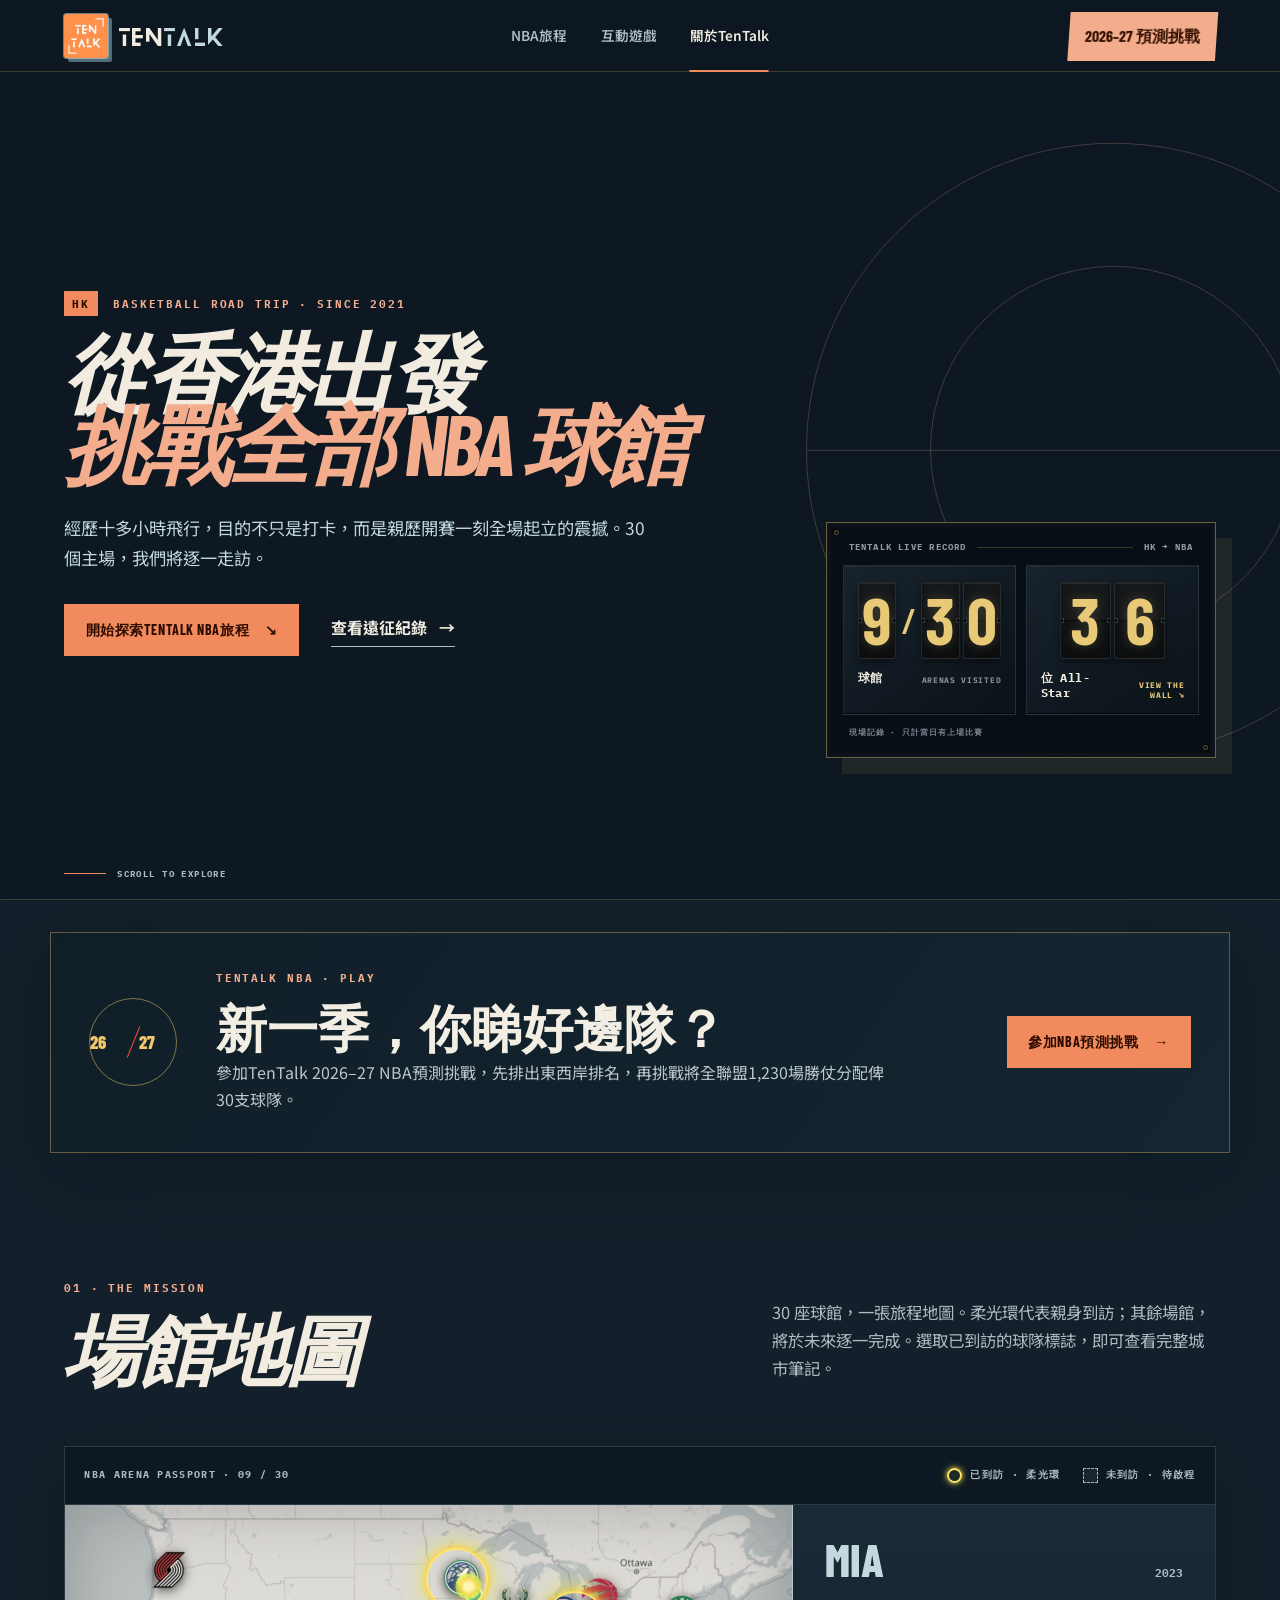
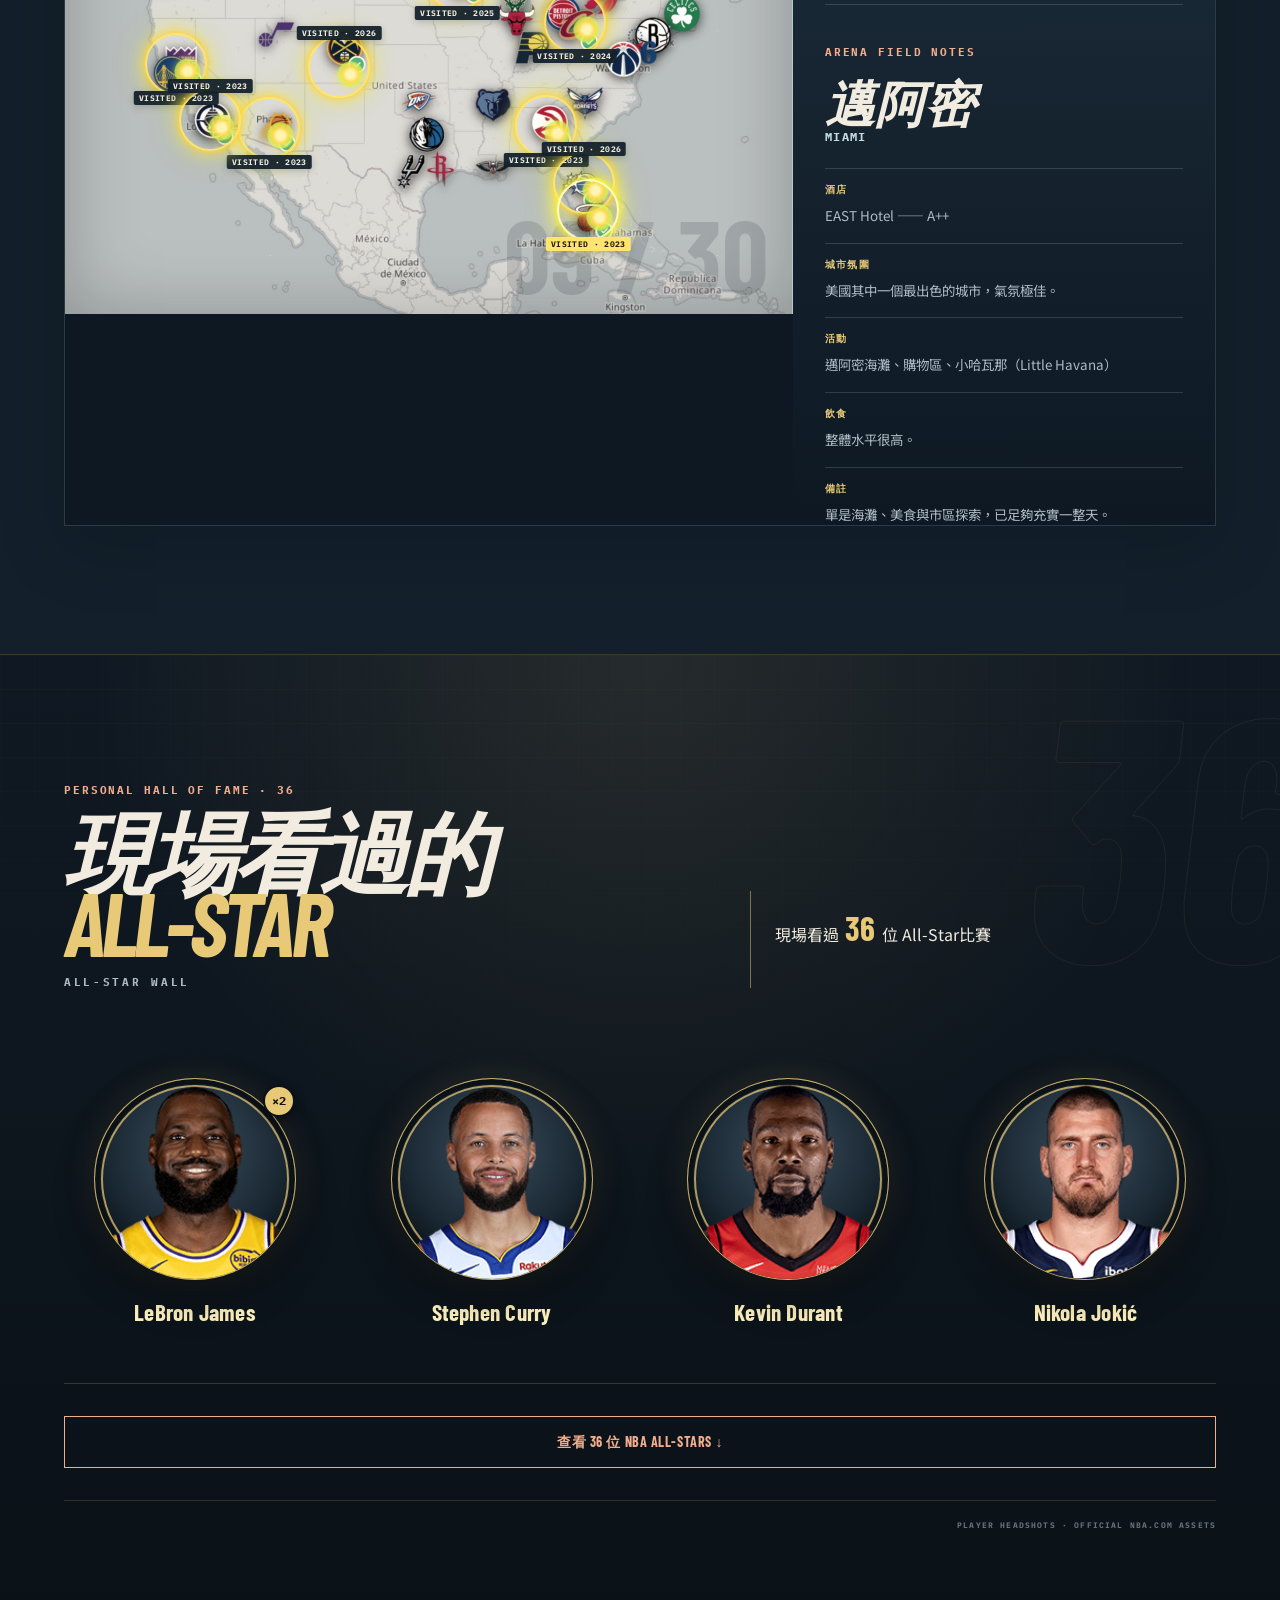
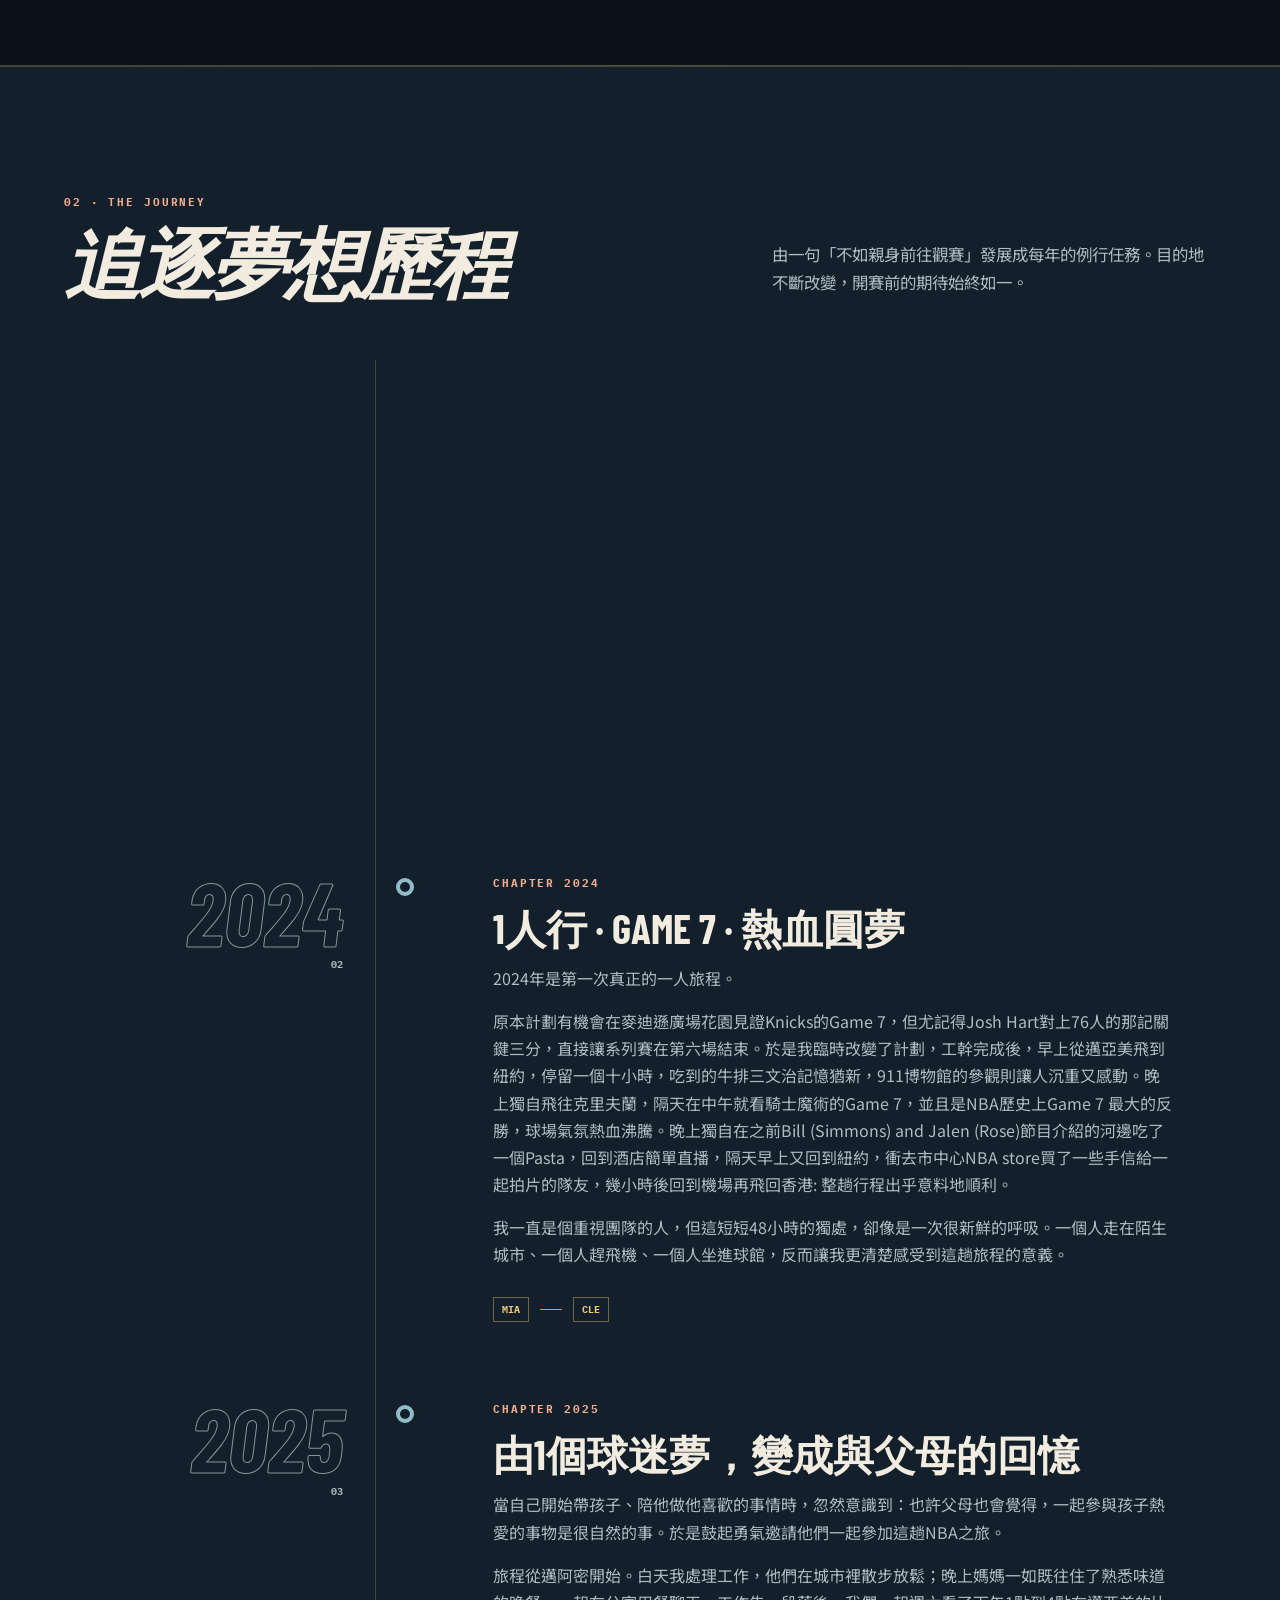
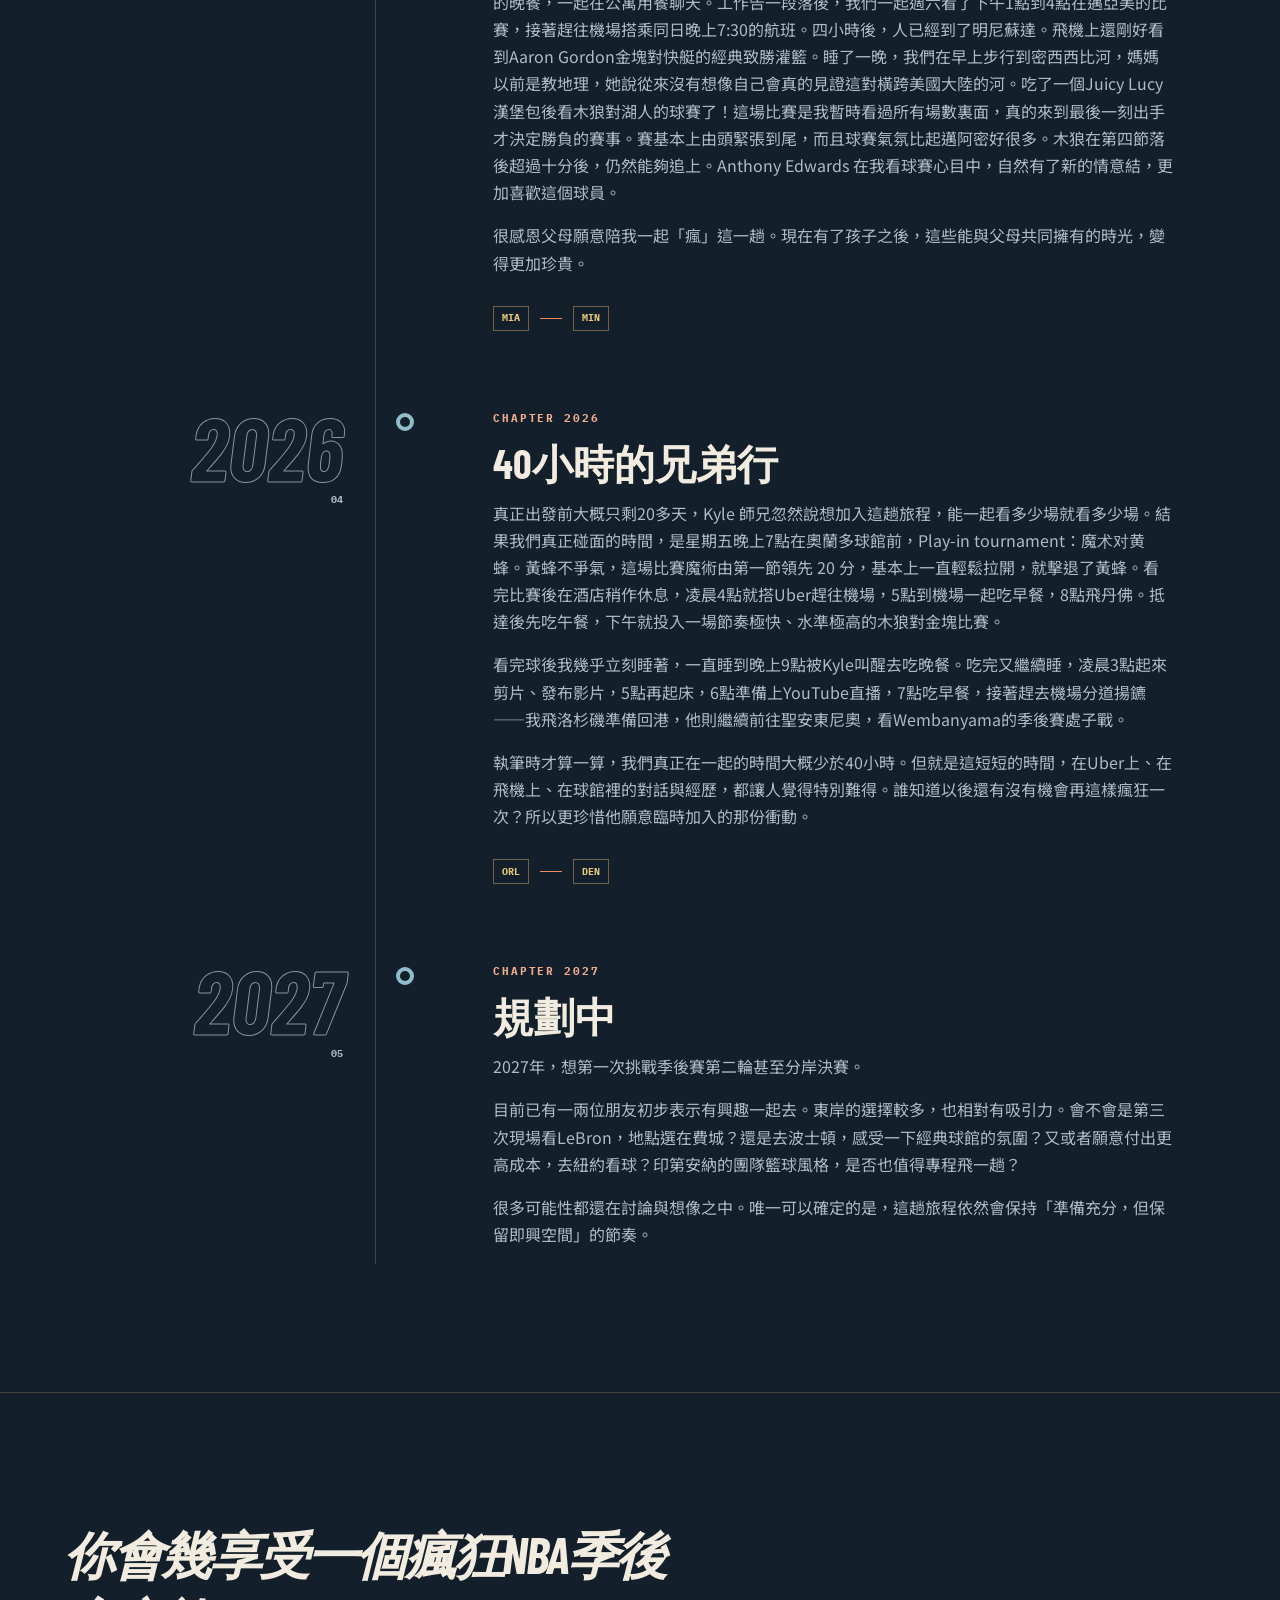
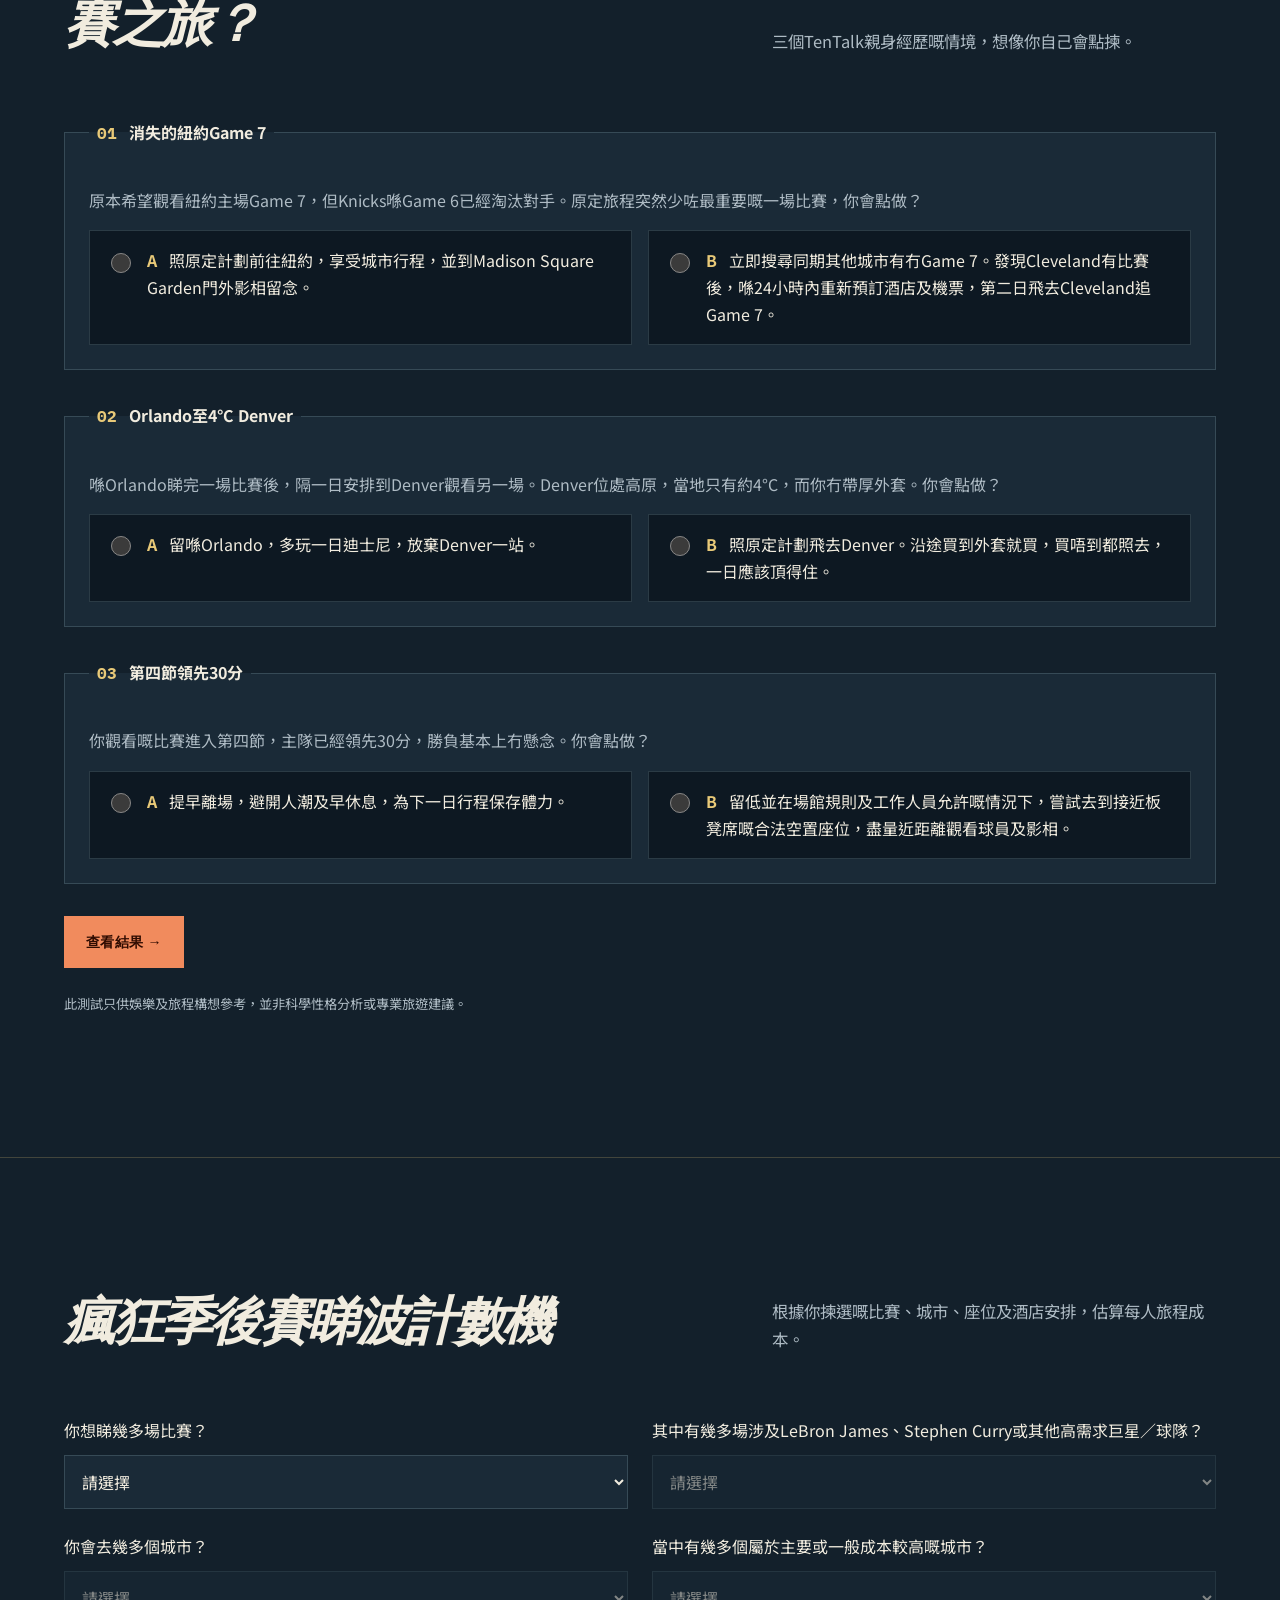
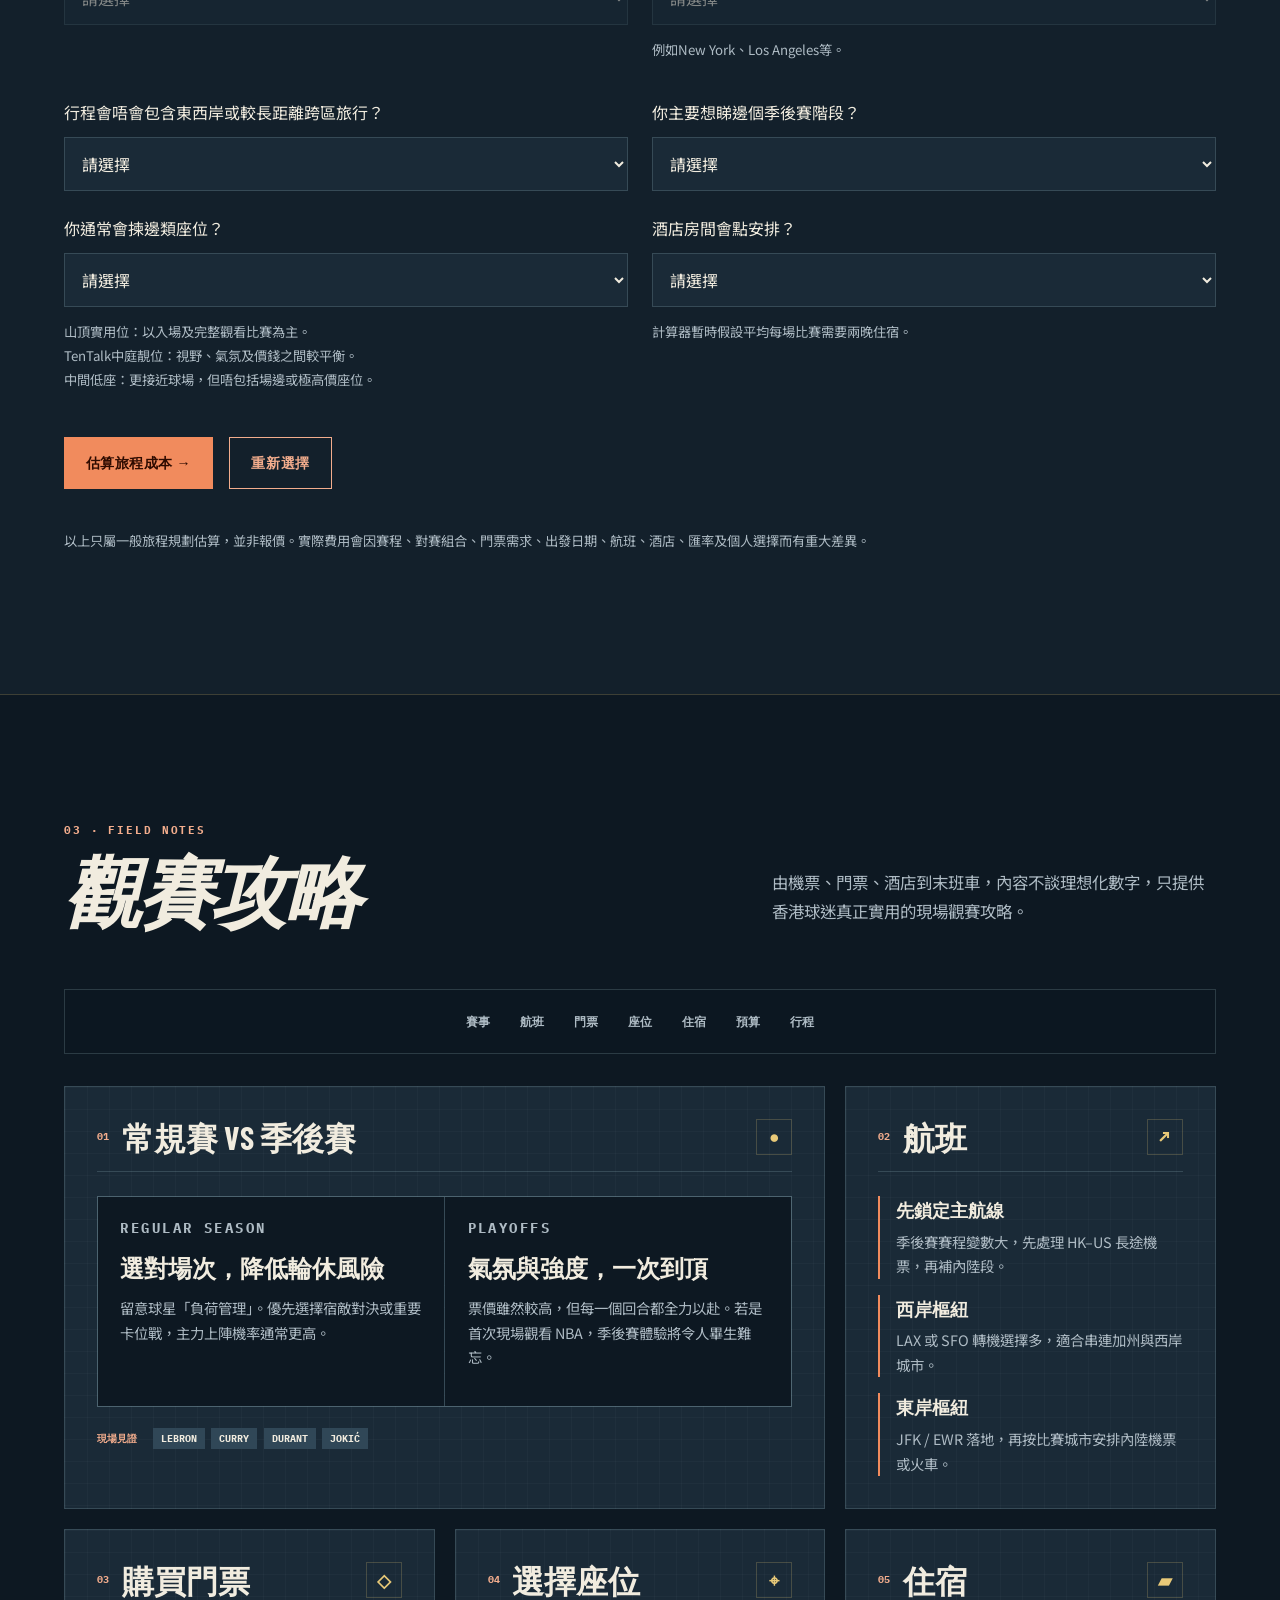
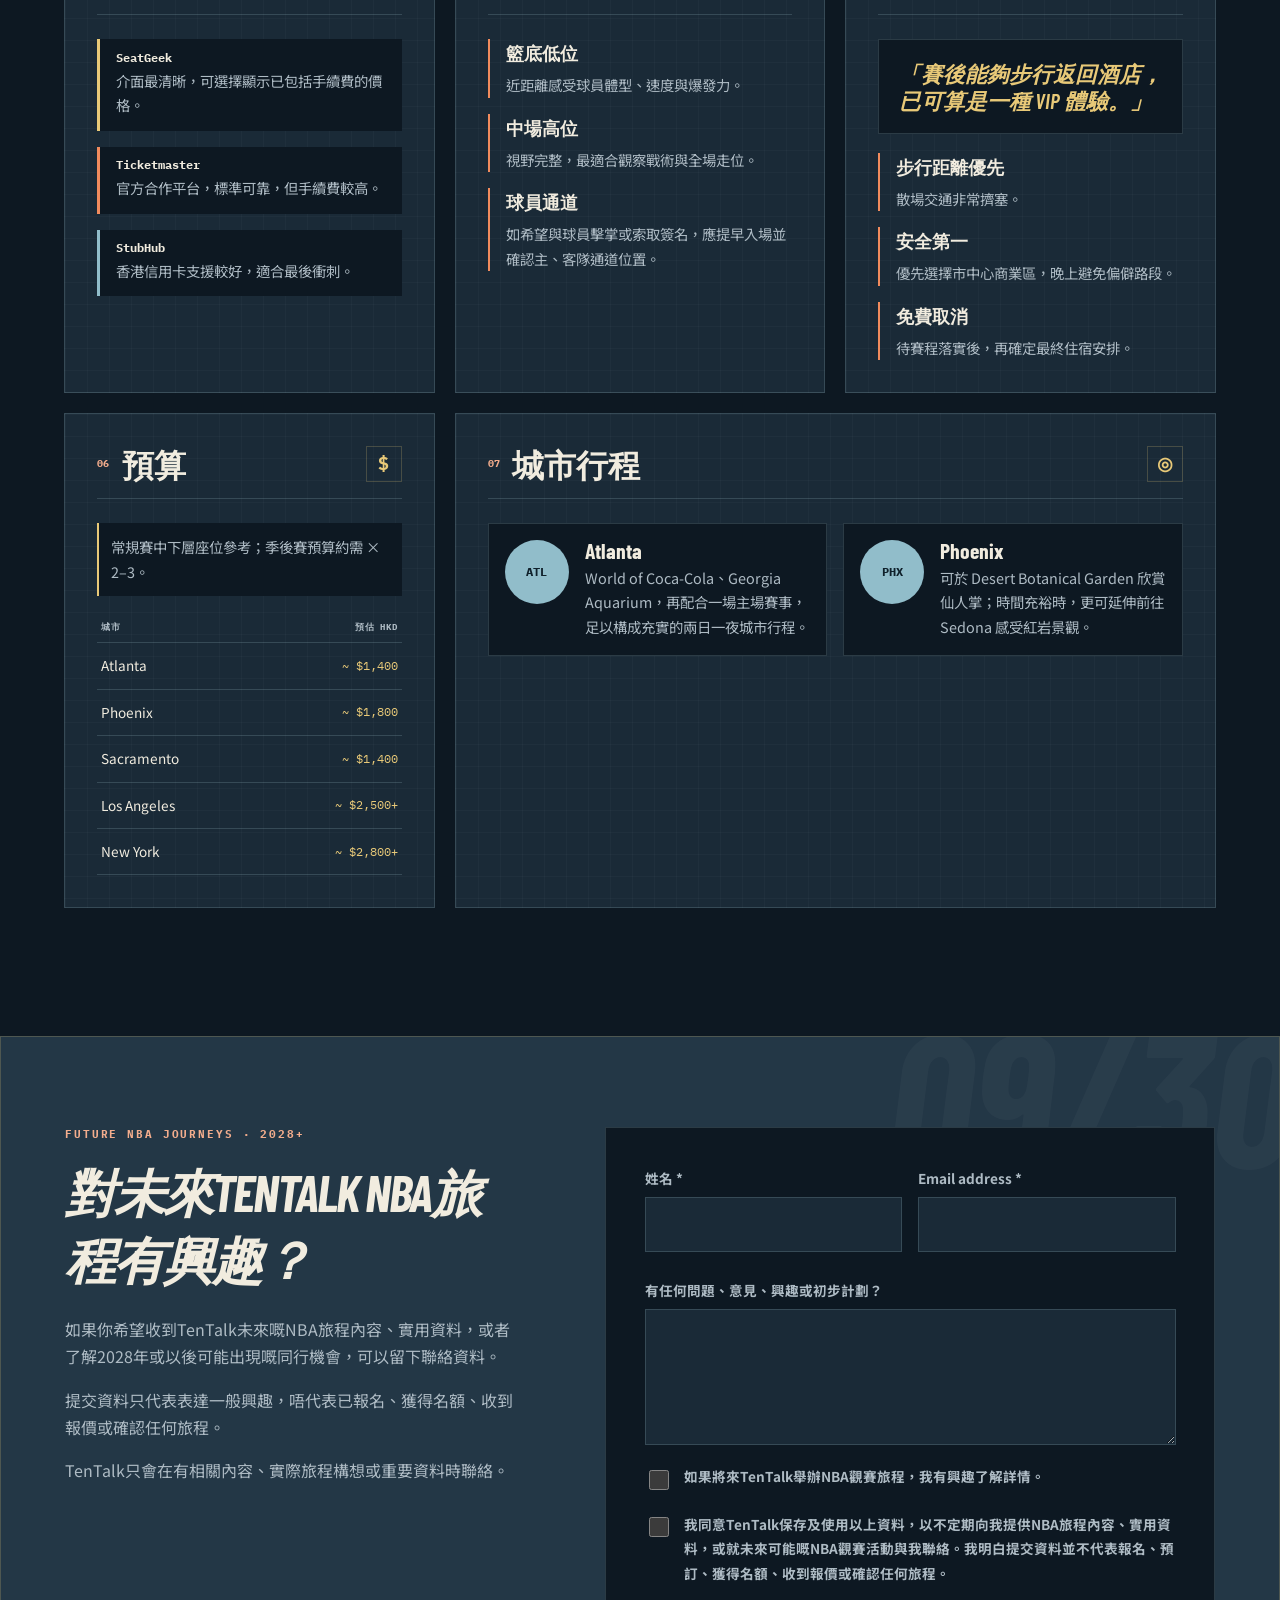
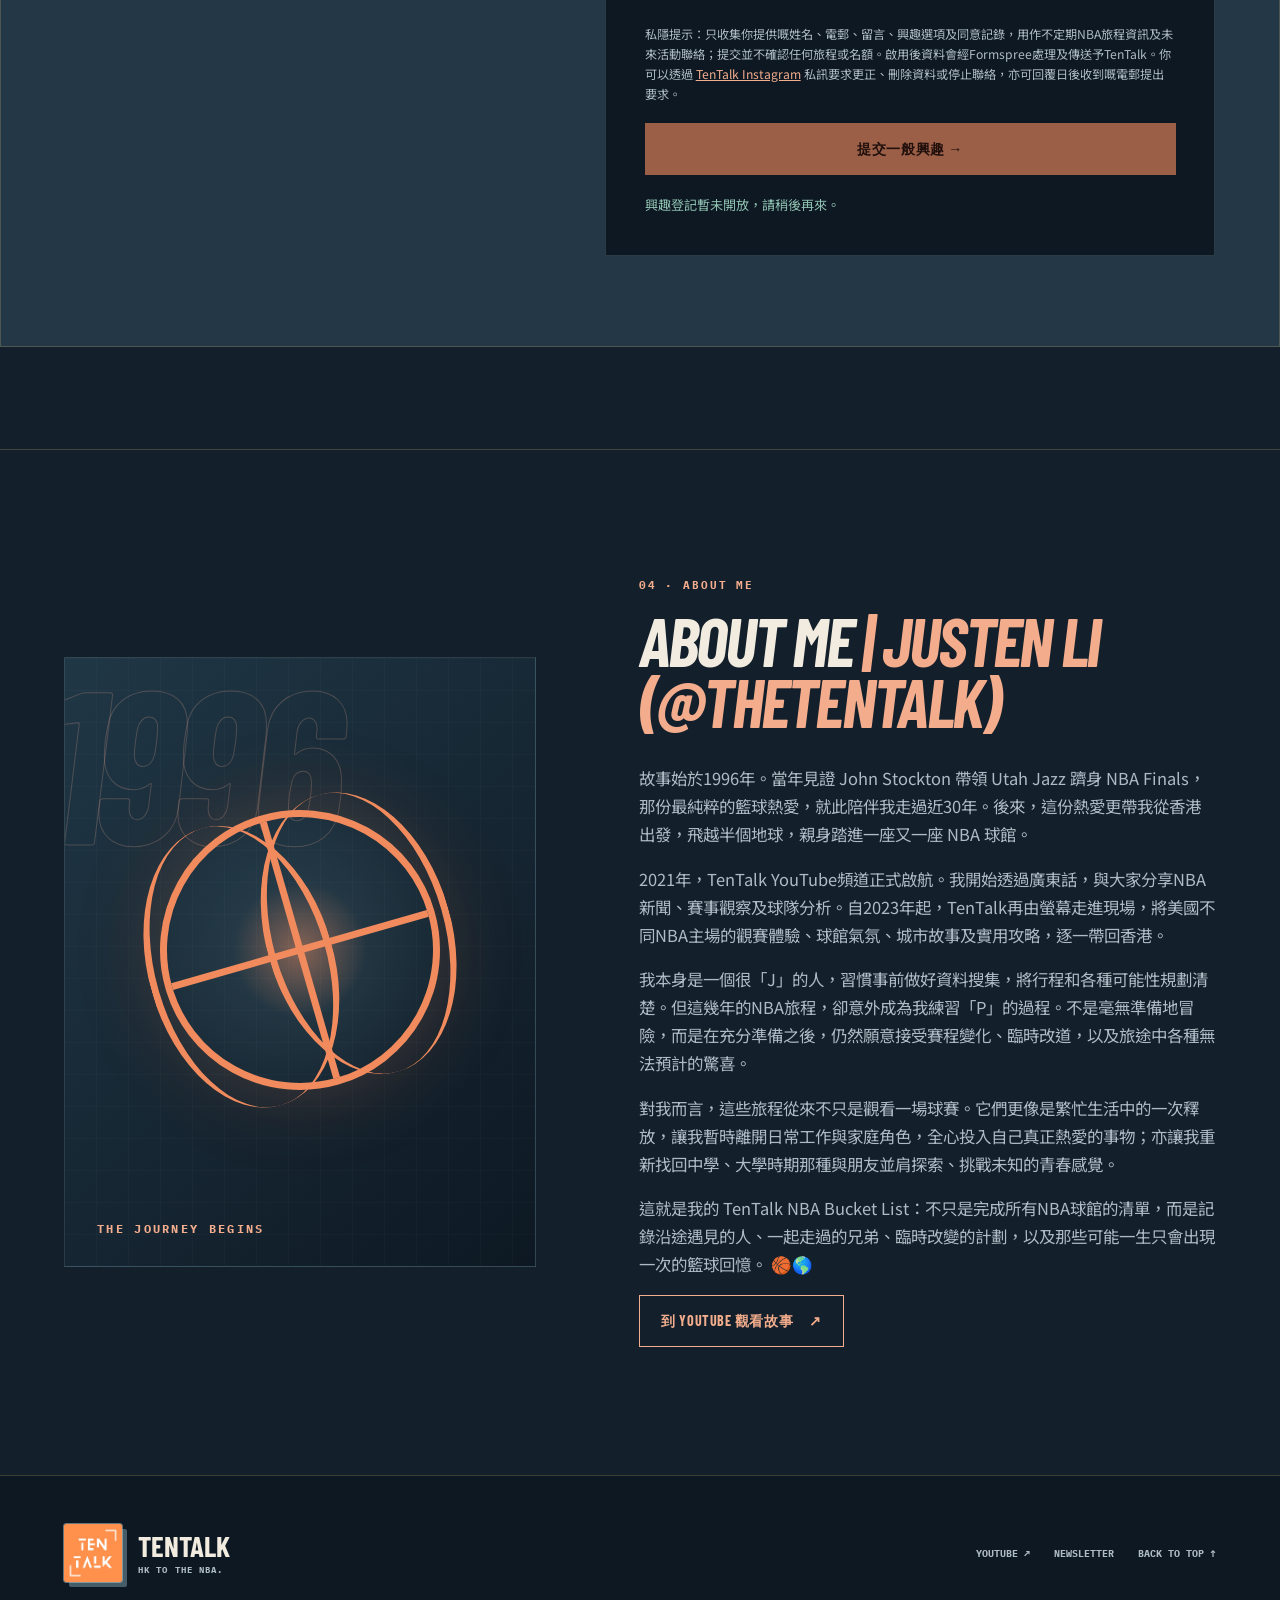
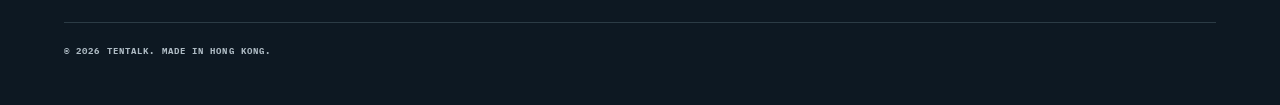
<file: index.html>
<!doctype html>
<html lang="zh-HK">
  <head>
    <meta charset="UTF-8" />
    <meta name="viewport" content="width=device-width, initial-scale=1.0" />
    <meta
      name="description"
      content="TenTalk 從香港出發，挑戰走訪全部 30 個 NBA 球館。查看場館地圖、遠征歷程與香港球迷專屬觀賽攻略。"
    />
    <meta name="theme-color" content="#13202b" />
    <title>TenTalk｜從香港出發，挑戰全部 NBA 球館</title>
    <link rel="preconnect" href="https://fonts.googleapis.com" />
    <link rel="preconnect" href="https://fonts.gstatic.com" crossorigin />
    <link
      href="https://fonts.googleapis.com/css2?family=Barlow+Condensed:ital,wght@0,500;0,600;0,700;0,800;1,600;1,700;1,800&amp;family=IBM+Plex+Mono:wght@500;600;700&amp;family=Noto+Sans+HK:wght@400;500;600;700&amp;display=swap"
      rel="stylesheet"
    />
    <link rel="stylesheet" href="styles.css?v=20260919" />
    <script src="calculator.js?v=20260918" defer></script>
    <script src="form-config.js?v=20260918" defer></script>
    <script src="script.js?v=20260918" defer></script>
    <script src="enhancements.js?v=20260918" defer></script>
  </head>
  <body>
    <a class="skip-link" href="#main-content">跳到主要內容</a>

    <header class="site-header" data-header>
      <a class="brand" href="#top" aria-label="TenTalk 首頁">
        <img class="brand-logo" src="assets/tentalk-logo.png" alt="" />
        <span class="brand-name">Ten<span>Talk</span></span>
      </a>

      <nav class="desktop-nav" aria-label="主要導覽">
        <a href="#top" aria-current="page">NBA旅程</a>
        <a href="play/">互動遊戲</a>
        <a href="#about">關於TenTalk</a>
      </nav>

      <a class="header-cta" href="play/2026-27-predictions/">2026–27 預測挑戰</a>
      <button class="menu-toggle" type="button" aria-expanded="false" aria-controls="mobile-menu">
        <span class="sr-only">開啟選單</span>
        <span></span><span></span>
      </button>

      <nav class="mobile-menu" id="mobile-menu" aria-label="手機導覽" hidden>
        <a href="#top" aria-current="page">NBA旅程</a>
        <a href="play/">互動遊戲</a>
        <a href="#about">關於TenTalk</a>
        <a class="mobile-menu-cta" href="play/2026-27-predictions/">開始2026–27預測挑戰</a>
      </nav>
    </header>

    <main id="main-content">
      <section class="hero" id="top" aria-labelledby="hero-title">
        <div class="hero-photo" aria-hidden="true"></div>
        <div class="hero-court" aria-hidden="true">
          <span class="court-ring"></span>
          <span class="court-line"></span>
        </div>

        <div class="hero-content reveal">
          <p class="eyebrow"><span>HK</span> BASKETBALL ROAD TRIP · SINCE 2021</p>
          <h1 id="hero-title"><span>從香港出發</span><em>挑戰全部 NBA 球館</em></h1>
          <p class="hero-copy">經歷十多小時飛行，目的不只是打卡，而是親歷開賽一刻全場起立的震撼。30 個主場，我們將逐一走訪。</p>
          <div class="hero-actions">
            <a class="button button-primary" href="#map">開始探索TenTalk NBA旅程 <span aria-hidden="true">↘</span></a>
            <a class="text-link" href="#journey">查看遠征紀錄 <span aria-hidden="true">→</span></a>
          </div>
        </div>

        <div class="hero-scoreboard reveal" aria-label="已到訪 30 個 NBA 球館中的 9 個；現場看過 36 位 All-Star">
          <div class="scoreboard-header" aria-hidden="true">
            <span>TenTalk live record</span>
            <i></i>
            <span>HK → NBA</span>
          </div>
          <div class="scoreboard-stats">
            <div class="scoreboard-stat" aria-label="9 / 30 球館">
              <div class="scoreboard-readout" aria-hidden="true">
                <span class="score-digit" data-score-target="9">0</span>
                <span class="score-separator">/</span>
                <span class="score-digit is-static">3</span>
                <span class="score-digit is-static">0</span>
              </div>
              <p>球館 <small>Arenas visited</small></p>
            </div>
            <a class="scoreboard-stat scoreboard-link" href="#all-stars" aria-label="36 位 All-Star；前往現場看過的 All-Star">
              <div class="scoreboard-readout" aria-hidden="true">
                <span class="score-digit" data-score-target="3">0</span>
                <span class="score-digit" data-score-target="6">0</span>
              </div>
              <p>位 All-Star <small>View the wall <span aria-hidden="true">↘</span></small></p>
            </a>
          </div>
          <p class="scoreboard-note">現場記錄 · 只計當日有上場比賽</p>
        </div>

        <div class="hero-scroll" aria-hidden="true"><span></span> SCROLL TO EXPLORE</div>
      </section>

      <aside class="prediction-promo" aria-labelledby="prediction-promo-title">
        <div class="prediction-promo-mark" aria-hidden="true"><span>26</span><i></i><span>27</span></div>
        <div class="prediction-promo-copy">
          <p class="eyebrow">TENTALK NBA · PLAY</p>
          <h2 id="prediction-promo-title">新一季，你睇好邊隊？</h2>
          <p>參加TenTalk 2026–27 NBA預測挑戰，先排出東西岸排名，再挑戰將全聯盟1,230場勝仗分配俾30支球隊。</p>
        </div>
        <a class="button button-primary" href="play/2026-27-predictions/">參加NBA預測挑戰 <span aria-hidden="true">→</span></a>
      </aside>

      <section class="section map-section" id="map" aria-labelledby="map-title">
        <div class="section-heading reveal">
          <div>
            <p class="eyebrow">01 · THE MISSION</p>
            <h2 id="map-title">場館地圖</h2>
          </div>
          <p>30 座球館，一張旅程地圖。柔光環代表親身到訪；其餘場館，將於未來逐一完成。選取已到訪的球隊標誌，即可查看完整城市筆記。</p>
        </div>

        <div class="map-shell reveal">
          <div class="map-toolbar">
            <p>NBA ARENA PASSPORT · 09 / 30</p>
            <div class="map-legend" aria-label="地圖圖例">
              <span><i class="visited-dot"></i> 已到訪 · 柔光環</span>
              <span><i class="future-dot"></i> 未到訪 · 待啟程</span>
            </div>
          </div>

          <div class="map-layout">
            <div class="map-canvas">
              <p class="map-swipe-hint" aria-hidden="true">↔ 左右滑動，瀏覽完整地圖</p>
              <div class="map-stage">
                <img class="map-reference" src="assets/nba-arena-map.png" alt="美國 NBA 球隊地圖；已到訪場館以柔和發光環標示" />
                <button class="map-hotspot map-pin is-active" style="--x: 72%; --y: 74.5%;" aria-label="邁阿密，2023 年已到訪" data-code="MIA" data-year="2023"><span>VISITED · 2023</span></button>
                <button class="map-hotspot map-pin" style="--x: 66.2%; --y: 54.1%;" aria-label="亞特蘭大，2023 年已到訪" data-code="ATL" data-year="2023"><span>VISITED · 2023</span></button>
                <button class="map-hotspot map-pin" style="--x: 28.1%; --y: 54.6%;" aria-label="鳳凰城，2023 年已到訪" data-code="PHX" data-year="2023"><span>VISITED · 2023</span></button>
                <button class="map-hotspot map-pin" style="--x: 15.3%; --y: 38.9%;" aria-label="沙加緬度，2023 年已到訪" data-code="SAC" data-year="2023"><span>VISITED · 2023</span></button>
                <button class="map-hotspot map-pin" style="--x: 20%; --y: 52.7%;" aria-label="洛杉磯湖人，2023 年已到訪" data-code="LAL" data-year="2023"><span>VISITED · 2023</span></button>
                <button class="map-hotspot map-pin" style="--x: 70.1%; --y: 28.6%;" aria-label="克里夫蘭，2024 年已到訪" data-code="CLE" data-year="2024"><span>VISITED · 2024</span></button>
                <button class="map-hotspot map-pin" style="--x: 54%; --y: 18.2%;" aria-label="明尼蘇達，2025 年已到訪" data-code="MIN" data-year="2025"><span>VISITED · 2025</span></button>
                <button class="map-hotspot map-pin" style="--x: 71.4%; --y: 68%;" aria-label="奧蘭多，2026 年已到訪" data-code="ORL" data-year="2026"><span>VISITED · 2026</span></button>
                <button class="map-hotspot map-pin" style="--x: 37.7%; --y: 39.6%;" aria-label="丹佛，2026 年已到訪" data-code="DEN" data-year="2026"><span>VISITED · 2026</span></button>
                <div class="map-watermark" aria-hidden="true">09 / 30</div>
              </div>
            </div>

            <aside class="map-detail" aria-live="polite">
              <div class="detail-index"><span data-detail-code>MIA</span><small data-detail-year>2023</small></div>
              <p class="eyebrow">ARENA FIELD NOTES</p>
              <h3 data-detail-city>邁阿密</h3>
              <p class="detail-city-en" data-detail-city-en>Miami</p>
              <div class="detail-content" data-detail-content></div>
              <p class="detail-hint">選取地圖上的發光球隊標誌，查看其他城市筆記。</p>
            </aside>
          </div>
        </div>
      </section>

      <section class="section all-star-section" id="all-stars" aria-labelledby="all-star-title">
        <div class="all-star-heading reveal">
          <div>
            <p class="eyebrow">PERSONAL HALL OF FAME · 36</p>
            <h2 id="all-star-title">現場看過的<br /><span>All-Star</span></h2>
            <p class="all-star-subtitle">All-Star Wall</p>
          </div>
          <div class="all-star-intro">
            <p class="all-star-count">現場看過 <strong>36</strong> 位 All-Star比賽</p>

          </div>
        </div>

        <div class="all-star-tier all-star-tier-one" aria-label="Featured Four">
          <article class="all-star-card is-tier-one reveal">
            <div class="player-portrait"><img src="assets/all-stars/lebron-james.png" alt="LeBron James 官方球員頭像" width="260" height="190" /><span class="watch-badge">×2</span></div>
            <h3>LeBron James</h3>
          </article>
          <article class="all-star-card is-tier-one reveal">
            <div class="player-portrait"><img src="assets/all-stars/stephen-curry.png" alt="Stephen Curry 官方球員頭像" width="260" height="190" /></div>
            <h3>Stephen Curry</h3>
          </article>
          <article class="all-star-card is-tier-one reveal">
            <div class="player-portrait"><img src="assets/all-stars/kevin-durant.png" alt="Kevin Durant 官方球員頭像" width="260" height="190" /></div>
            <h3>Kevin Durant</h3>
          </article>
          <article class="all-star-card is-tier-one reveal">
            <div class="player-portrait"><img src="assets/all-stars/nikola-jokic.png" alt="Nikola Jokić 官方球員頭像" width="260" height="190" /></div>
            <h3>Nikola Jokić</h3>
          </article>
        </div>

        <button class="button button-outline all-star-toggle" type="button" aria-expanded="false" aria-controls="remaining-all-stars">查看 36 位 NBA All-Stars ↓</button>
        <div id="remaining-all-stars" class="all-star-collapse" hidden>        <div class="all-star-tier all-star-grid" aria-label="All-Stars">
          <article class="all-star-card"><div class="player-portrait"><img src="assets/all-stars/luka-doncic.png" alt="Luka Dončić 官方球員頭像" width="260" height="190" loading="lazy" /></div><h3>Luka Dončić</h3></article>
          <article class="all-star-card"><div class="player-portrait"><img src="assets/all-stars/anthony-edwards.png" alt="Anthony Edwards 官方球員頭像" width="260" height="190" loading="lazy" /><span class="watch-badge">×2</span></div><h3>Anthony Edwards</h3></article>
          <article class="all-star-card"><div class="player-portrait"><img src="assets/all-stars/donovan-mitchell.png" alt="Donovan Mitchell 官方球員頭像" width="260" height="190" loading="lazy" /><span class="watch-badge">×2</span></div><h3>Donovan Mitchell</h3></article>
          <article class="all-star-card"><div class="player-portrait"><img src="assets/all-stars/jayson-tatum.png" alt="Jayson Tatum 官方球員頭像" width="260" height="190" loading="lazy" /><span class="watch-badge">×2</span></div><h3>Jayson Tatum</h3></article>
          <article class="all-star-card"><div class="player-portrait"><img src="assets/all-stars/jaylen-brown.png" alt="Jaylen Brown 官方球員頭像" width="260" height="190" loading="lazy" /><span class="watch-badge">×2</span></div><h3>Jaylen Brown</h3></article>
          <article class="all-star-card"><div class="player-portrait"><img src="assets/all-stars/jimmy-butler.png" alt="Jimmy Butler 官方球員頭像" width="260" height="190" loading="lazy" /></div><h3>Jimmy Butler</h3></article>
          <article class="all-star-card"><div class="player-portrait"><img src="assets/all-stars/bam-adebayo.png" alt="Bam Adebayo 官方球員頭像" width="260" height="190" loading="lazy" /><span class="watch-badge">×3</span></div><h3>Bam Adebayo</h3></article>
          <article class="all-star-card"><div class="player-portrait"><img src="assets/all-stars/ja-morant.png" alt="Ja Morant 官方球員頭像" width="260" height="190" loading="lazy" /></div><h3>Ja Morant</h3></article>
          <article class="all-star-card"><div class="player-portrait"><img src="assets/all-stars/devin-booker.png" alt="Devin Booker 官方球員頭像" width="260" height="190" loading="lazy" /></div><h3>Devin Booker</h3></article>
          <article class="all-star-card"><div class="player-portrait"><img src="assets/all-stars/anthony-davis.png" alt="Anthony Davis 官方球員頭像" width="260" height="190" loading="lazy" /></div><h3>Anthony Davis</h3></article>
          <article class="all-star-card"><div class="player-portrait"><img src="assets/all-stars/paolo-banchero.png" alt="Paolo Banchero 官方球員頭像" width="260" height="190" loading="lazy" /><span class="watch-badge">×2</span></div><h3>Paolo Banchero</h3></article>
          <article class="all-star-card"><div class="player-portrait"><img src="assets/all-stars/trae-young.png" alt="Trae Young 官方球員頭像" width="260" height="190" loading="lazy" /></div><h3>Trae Young</h3></article>
          <article class="all-star-card"><div class="player-portrait"><img src="assets/all-stars/chris-paul.png" alt="Chris Paul 官方球員頭像" width="260" height="190" loading="lazy" /></div><h3>Chris Paul</h3></article>
          <article class="all-star-card"><div class="player-portrait"><img src="assets/all-stars/klay-thompson.png" alt="Klay Thompson 官方球員頭像" width="260" height="190" loading="lazy" /></div><h3>Klay Thompson</h3></article>
          <article class="all-star-card"><div class="player-portrait"><img src="assets/all-stars/draymond-green.png" alt="Draymond Green 官方球員頭像" width="260" height="190" loading="lazy" /></div><h3>Draymond Green</h3></article>
          <article class="all-star-card"><div class="player-portrait"><img src="assets/all-stars/tyler-herro.png" alt="Tyler Herro 官方球員頭像" width="260" height="190" loading="lazy" /><span class="watch-badge">×2</span></div><h3>Tyler Herro</h3></article>
          <article class="all-star-card"><div class="player-portrait"><img src="assets/all-stars/deaaron-fox.png" alt="De’Aaron Fox 官方球員頭像" width="260" height="190" loading="lazy" /></div><h3>De’Aaron Fox</h3></article>
          <article class="all-star-card"><div class="player-portrait"><img src="assets/all-stars/domantas-sabonis.png" alt="Domantas Sabonis 官方球員頭像" width="260" height="190" loading="lazy" /></div><h3>Domantas Sabonis</h3></article>
          <article class="all-star-card"><div class="player-portrait"><img src="assets/all-stars/lamelo-ball.png" alt="LaMelo Ball 官方球員頭像" width="260" height="190" loading="lazy" /></div><h3>LaMelo Ball</h3></article>
          <article class="all-star-card"><div class="player-portrait"><img src="assets/all-stars/jamal-murray.png" alt="Jamal Murray 官方球員頭像" width="260" height="190" loading="lazy" /></div><h3>Jamal Murray</h3></article>
          <article class="all-star-card"><div class="player-portrait"><img src="assets/all-stars/rudy-gobert.png" alt="Rudy Gobert 官方球員頭像" width="260" height="190" loading="lazy" /><span class="watch-badge">×2</span></div><h3>Rudy Gobert</h3></article>
          <article class="all-star-card"><div class="player-portrait"><img src="assets/all-stars/julius-randle.png" alt="Julius Randle 官方球員頭像" width="260" height="190" loading="lazy" /><span class="watch-badge">×2</span></div><h3>Julius Randle</h3></article>
          <article class="all-star-card"><div class="player-portrait"><img src="assets/all-stars/jrue-holiday.png" alt="Jrue Holiday 官方球員頭像" width="260" height="190" loading="lazy" /><span class="watch-badge">×2</span></div><h3>Jrue Holiday</h3></article>
          <article class="all-star-card"><div class="player-portrait"><img src="assets/all-stars/khris-middleton.png" alt="Khris Middleton 官方球員頭像" width="260" height="190" loading="lazy" /></div><h3>Khris Middleton</h3></article>
          <article class="all-star-card"><div class="player-portrait"><img src="assets/all-stars/al-horford.png" alt="Al Horford 官方球員頭像" width="260" height="190" loading="lazy" /><span class="watch-badge">×2</span></div><h3>Al Horford</h3></article>
          <article class="all-star-card"><div class="player-portrait"><img src="assets/all-stars/russell-westbrook.png" alt="Russell Westbrook 官方球員頭像" width="260" height="190" loading="lazy" /></div><h3>Russell Westbrook</h3></article>
          <article class="all-star-card"><div class="player-portrait"><img src="assets/all-stars/norman-powell.png" alt="Norman Powell 官方球員頭像" width="260" height="190" loading="lazy" /></div><h3>Norman Powell</h3></article>
          <article class="all-star-card"><div class="player-portrait"><img src="assets/all-stars/jaren-jackson-jr.png" alt="Jaren Jackson Jr. 官方球員頭像" width="260" height="190" loading="lazy" /></div><h3>Jaren Jackson Jr.</h3></article>
          <article class="all-star-card"><div class="player-portrait"><img src="assets/all-stars/darius-garland.png" alt="Darius Garland 官方球員頭像" width="260" height="190" loading="lazy" /><span class="watch-badge">×2</span></div><h3>Darius Garland</h3></article>
          <article class="all-star-card"><div class="player-portrait"><img src="assets/all-stars/jarrett-allen.png" alt="Jarrett Allen 官方球員頭像" width="260" height="190" loading="lazy" /><span class="watch-badge">×2</span></div><h3>Jarrett Allen</h3></article>
          <article class="all-star-card"><div class="player-portrait"><img src="assets/all-stars/evan-mobley.png" alt="Evan Mobley 官方球員頭像" width="260" height="190" loading="lazy" /><span class="watch-badge">×2</span></div><h3>Evan Mobley</h3></article>
          <article class="all-star-card"><div class="player-portrait"><img src="assets/all-stars/mike-conley.png" alt="Mike Conley 官方球員頭像" width="260" height="190" loading="lazy" /></div><h3>Mike Conley</h3></article>
        </div><div class="all-star-method">            <p>以「曾經入選 NBA All-Star，並且當日有上場比賽」計算。</p>
            <p>Giannis、Kawhi Leonard、Paul George 當日因傷未出賽，不計入。</p>
            <p>Norman Powell 觀賽時尚未入選，其後成為 All-Star，故列入。</p></div>
        </div>

        <p class="headshot-credit">PLAYER HEADSHOTS · OFFICIAL NBA.COM ASSETS</p>
      </section>

      <section class="section journey-section" id="journey" aria-labelledby="journey-title">
        <div class="section-heading reveal">
          <div>
            <p class="eyebrow">02 · THE JOURNEY</p>
            <h2 id="journey-title">追逐夢想歷程</h2>
          </div>
          <p>由一句「不如親身前往觀賽」發展成每年的例行任務。目的地不斷改變，開賽前的期待始終如一。</p>
        </div>

        <div class="timeline">
          <article class="timeline-item reveal">
            <div class="timeline-year"><span>2023</span><small>01</small></div>
            <div class="timeline-marker" aria-hidden="true"></div>
            <div class="timeline-content">
              <p class="eyebrow">CHAPTER 2023</p>
              <h3>第1次 · 9 日 · 5 城市 · 10 個挑戰</h3>
              <p>一切源於 Gary 師兄分享自己飛到金州與聖安東尼奧看球的經歷。聽完之後，心裡開始湧現「自己也想試試看」的念頭。</p>
              <p>All-Star 期間與 K 師兄聊天時，兩人一拍即合，決定認真探索「一趟旅程看多場比賽」的可能性。剛好當時有邁阿密的商務行程，於是索性以此為起點，開啟了人生第一趟真正的NBA球館之旅——出發離開香港時，完全不知道那9天會去那一個城市，那一場球賽。</p>
              <p>正因如此，那趟旅程充滿兄弟一齊找回大學時期那種敢於挑戰未知的感覺。我們還特意為YouTube video 設計了10個挑戰（包括每個場館食一種特別食物、接到球場拋擲的T-shirt、及尋找一起看球賽的香港人），過程既緊張又好玩。</p>
              <p>現在回想，第一趟旅程的感覺始終非常特別。</p>
              <div class="route-tags"><span>MIA</span><i></i><span>ATL</span><i></i><span>PHX</span><i></i><span>SAC</span><i></i><span>LAL</span></div>
            </div>
          </article>

          <article class="timeline-item reveal">
            <div class="timeline-year"><span>2024</span><small>02</small></div>
            <div class="timeline-marker" aria-hidden="true"></div>
            <div class="timeline-content">
              <p class="eyebrow">CHAPTER 2024</p>
              <h3>1人行 · Game 7 · 熱血圓夢</h3>
              <p>2024年是第一次真正的一人旅程。</p>
              <p>原本計劃有機會在麥迪遜廣場花園見證Knicks的Game 7，但尤記得Josh Hart對上76人的那記關鍵三分，直接讓系列賽在第六場結束。於是我臨時改變了計劃，工幹完成後，早上從邁亞美飛到紐約，停留一個十小時，吃到的牛排三文治記憶猶新，911博物館的參觀則讓人沉重又感動。晚上獨自飛往克里夫蘭，隔天在中午就看騎士魔術的Game 7，並且是NBA歷史上Game 7 最大的反勝，球場氣氛熱血沸騰。晚上獨自在之前Bill (Simmons) and Jalen (Rose)節目介紹的河邊吃了一個Pasta，回到酒店簡單直播，隔天早上又回到紐約，衝去市中心NBA store買了一些手信給一起拍片的隊友，幾小時後回到機場再飛回香港:  整趟行程出乎意料地順利。</p>
              <p>我一直是個重視團隊的人，但這短短48小時的獨處，卻像是一次很新鮮的呼吸。一個人走在陌生城市、一個人趕飛機、一個人坐進球館，反而讓我更清楚感受到這趟旅程的意義。</p>
              <div class="route-tags"><span>MIA</span><i></i><span>CLE</span></div>
            </div>
          </article>

          <article class="timeline-item reveal">
            <div class="timeline-year"><span>2025</span><small>03</small></div>
            <div class="timeline-marker" aria-hidden="true"></div>
            <div class="timeline-content">
              <p class="eyebrow">CHAPTER 2025</p>
              <h3>由1個球迷夢，變成與父母的回憶</h3>
              <p>當自己開始帶孩子、陪他做他喜歡的事情時，忽然意識到：也許父母也會覺得，一起參與孩子熱愛的事物是很自然的事。於是鼓起勇氣邀請他們一起參加這趟NBA之旅。</p>
              <p>旅程從邁阿密開始。白天我處理工作，他們在城市裡散步放鬆；晚上媽媽一如既往住了熟悉味道的晚餐，一起在公寓用餐聊天。工作告一段落後，我們一起週六看了下午1點到4點在邁亞美的比賽，接著趕往機場搭乘同日晚上7:30的航班。四小時後，人已經到了明尼蘇達。飛機上還剛好看到Aaron Gordon金塊對快艇的經典致勝灌籃。睡了一晚，我們在早上步行到密西西比河，媽媽以前是教地理，她說從來沒有想像自己會真的見證這對橫跨美國大陸的河。吃了一個Juicy Lucy漢堡包後看木狼對湖人的球賽了！這場比賽是我暫時看過所有場數裏面，真的來到最後一刻出手才決定勝負的賽事。賽基本上由頭緊張到尾，而且球賽氣氛比起邁阿密好很多。木狼在第四節落後超過十分後，仍然能夠追上。Anthony Edwards 在我看球賽心目中，自然有了新的情意結，更加喜歡這個球員。</p>
              <p>很感恩父母願意陪我一起「瘋」這一趟。現在有了孩子之後，這些能與父母共同擁有的時光，變得更加珍貴。</p>
              <div class="route-tags"><span>MIA</span><i></i><span>MIN</span></div>
            </div>
          </article>

          <article class="timeline-item reveal">
            <div class="timeline-year"><span>2026</span><small>04</small></div>
            <div class="timeline-marker" aria-hidden="true"></div>
            <div class="timeline-content">
              <p class="eyebrow">CHAPTER 2026</p>
              <h3>40小時的兄弟行</h3>
              <p>真正出發前大概只剩20多天，Kyle 師兄忽然說想加入這趟旅程，能一起看多少場就看多少場。結果我們真正碰面的時間，是星期五晚上7點在奧蘭多球館前，Play-in tournament：魔术对黄蜂。黃蜂不爭氣，這場比賽魔術由第一節領先 20 分，基本上一直輕鬆拉開，就擊退了黃蜂。看完比賽後在酒店稍作休息，凌晨4點就搭Uber趕往機場，5點到機場一起吃早餐，8點飛丹佛。抵達後先吃午餐，下午就投入一場節奏極快、水準極高的木狼對金塊比賽。</p>
              <p>看完球後我幾乎立刻睡著，一直睡到晚上9點被Kyle叫醒去吃晚餐。吃完又繼續睡，凌晨3點起來剪片、發布影片，5點再起床，6點準備上YouTube直播，7點吃早餐，接著趕去機場分道揚鑣——我飛洛杉磯準備回港，他則繼續前往聖安東尼奧，看Wembanyama的季後賽處子戰。</p>
              <p>執筆時才算一算，我們真正在一起的時間大概少於40小時。但就是這短短的時間，在Uber上、在飛機上、在球館裡的對話與經歷，都讓人覺得特別難得。誰知道以後還有沒有機會再這樣瘋狂一次？所以更珍惜他願意臨時加入的那份衝動。</p>
              <div class="route-tags"><span>ORL</span><i></i><span>DEN</span></div>
            </div>
          </article>

          <article class="timeline-item future reveal">
            <div class="timeline-year"><span>2027</span><small>05</small></div>
            <div class="timeline-marker" aria-hidden="true"></div>
            <div class="timeline-content">
              <p class="eyebrow">CHAPTER 2027</p>
              <h3>規劃中</h3>
              <p>2027年，想第一次挑戰季後賽第二輪甚至分岸決賽。</p>
              <p>目前已有一兩位朋友初步表示有興趣一起去。東岸的選擇較多，也相對有吸引力。會不會是第三次現場看LeBron，地點選在費城？還是去波士頓，感受一下經典球館的氛圍？又或者願意付出更高成本，去紐約看球？印第安納的團隊籃球風格，是否也值得專程飛一趟？</p>
              <p>很多可能性都還在討論與想像之中。唯一可以確定的是，這趟旅程依然會保持「準備充分，但保留即興空間」的節奏。</p>
            </div>
          </article>
        </div>
      </section>

<section class="section interactive-section" id="quiz" aria-labelledby="quiz-title"><div class="section-heading"><div><h2 id="quiz-title">你會幾享受一個瘋狂NBA季後賽之旅？</h2></div><p>三個TenTalk親身經歷嘅情境，想像你自己會點揀。</p></div><form id="quiz-form"><fieldset class="quiz-question"><legend><span class="question-number">01</span> 消失的紐約Game 7</legend><p>原本希望觀看紐約主場Game 7，但Knicks喺Game 6已經淘汰對手。原定旅程突然少咗最重要嘅一場比賽，你會點做？</p><div class="quiz-options"><label class="choice"><input type="radio" name="q1" value="A" required /><span><b>A</b> 照原定計劃前往紐約，享受城市行程，並到Madison Square Garden門外影相留念。</span></label><label class="choice"><input type="radio" name="q1" value="B" required /><span><b>B</b> 立即搜尋同期其他城市有冇Game 7。發現Cleveland有比賽後，喺24小時內重新預訂酒店及機票，第二日飛去Cleveland追Game 7。</span></label></div></fieldset><fieldset class="quiz-question"><legend><span class="question-number">02</span> Orlando至4°C Denver</legend><p>喺Orlando睇完一場比賽後，隔一日安排到Denver觀看另一場。Denver位處高原，當地只有約4°C，而你冇帶厚外套。你會點做？</p><div class="quiz-options"><label class="choice"><input type="radio" name="q2" value="A" required /><span><b>A</b> 留喺Orlando，多玩一日迪士尼，放棄Denver一站。</span></label><label class="choice"><input type="radio" name="q2" value="B" required /><span><b>B</b> 照原定計劃飛去Denver。沿途買到外套就買，買唔到都照去，一日應該頂得住。</span></label></div></fieldset><fieldset class="quiz-question"><legend><span class="question-number">03</span> 第四節領先30分</legend><p>你觀看嘅比賽進入第四節，主隊已經領先30分，勝負基本上冇懸念。你會點做？</p><div class="quiz-options"><label class="choice"><input type="radio" name="q3" value="A" required /><span><b>A</b> 提早離場，避開人潮及早休息，為下一日行程保存體力。</span></label><label class="choice"><input type="radio" name="q3" value="B" required /><span><b>B</b> 留低並在場館規則及工作人員允許嘅情況下，嘗試去到接近板凳席嘅合法空置座位，盡量近距離觀看球員及影相。</span></label></div></fieldset><button class="button button-primary" type="submit">查看結果 →</button></form><div id="quiz-result" class="tool-result" tabindex="-1" hidden><h3></h3><div class="result-copy"></div><button class="button button-outline" type="button" id="quiz-reset">重新測試</button></div><p class="tool-disclaimer">此測試只供娛樂及旅程構想參考，並非科學性格分析或專業旅遊建議。</p></section><template id="quiz-result-A"><p>你似乎會享受一個充滿臨時改道、跨城航班、天氣變化及不規則休息時間嘅NBA季後賽旅程。對你而言，行程變化未必係麻煩，反而係旅程最值得記住嘅部分。只要有機會現場見證重要比賽，你願意接受一定程度嘅混亂。</p><p>TenTalk親身經歷過以上三個情境，最後每一次都選擇繼續衝。好高興知道我哋原來係同路人！</p></template><template id="quiz-result-B"><p>你願意為一場重要比賽調整行程，但同時會考慮體力、城市體驗及實際成本。你可能最享受一個有核心計劃、但預留少量彈性嘅NBA旅程。</p></template><template id="quiz-result-C"><p>你比較享受穩定、舒適及完整嘅旅程。比起短時間內追逐多場比賽，你更重視休息、城市體驗及清晰嘅行程安排。呢種玩法並唔代表睇波熱情較少，只係你希望整段旅程，而唔係單一比賽，成為一個美好回憶。</p><p>你亦可以考慮由賽程較穩定、票價一般較容易預算嘅Regular Season開始規劃NBA現場之旅。</p></template><section class="section interactive-section calculator-section" id="calculator" aria-labelledby="calculator-title"><div class="section-heading"><div><h2 id="calculator-title">瘋狂季後賽睇波計數機</h2></div><p>根據你揀選嘅比賽、城市、座位及酒店安排，估算每人旅程成本。</p></div><div class="calculator-layout"><form id="calculator-form"><div class="calculator-fields"><div class="calculator-field"><label for="calc-games">你想睇幾多場比賽？</label><select id="calc-games" name="games" required><option value="">請選擇</option><option value="1">1</option><option value="2">2</option><option value="3">3</option><option value="4">4</option><option value="5">5</option></select></div><div class="calculator-field"><label for="calc-stars">其中有幾多場涉及LeBron James、Stephen Curry或其他高需求巨星／球隊？</label><select id="calc-stars" name="stars" required disabled><option value="">請選擇</option></select></div><div class="calculator-field"><label for="calc-cities">你會去幾多個城市？</label><select id="calc-cities" name="cities" required disabled><option value="">請選擇</option></select></div><div class="calculator-field"><label for="calc-major">當中有幾多個屬於主要或一般成本較高嘅城市？</label><select id="calc-major" name="major" required disabled aria-describedby="help-major"><option value="">請選擇</option></select><p id="help-major" class="field-help">例如New York、Los Angeles等。</p></div><div class="calculator-field"><label for="calc-travel">行程會唔會包含東西岸或較長距離跨區旅行？</label><select id="calc-travel" name="travel" required><option value="">請選擇</option><option value="region">只去同一地區城市</option><option value="coast">主要在同一岸或相近地區移動</option><option value="cross">包含東西岸或較長距離跨區旅行</option></select></div><div class="calculator-field"><label for="calc-round">你主要想睇邊個季後賽階段？</label><select id="calc-round" name="round" required><option value="">請選擇</option><option value="0">First Round</option><option value="1">Conference Semifinals</option><option value="2">Conference Finals</option><option value="3">NBA Finals</option></select></div><div class="calculator-field"><label for="calc-seat">你通常會揀邊類座位？</label><select id="calc-seat" name="seat" required aria-describedby="help-seat"><option value="">請選擇</option><option value="mountain">山頂實用位</option><option value="tentalk">TenTalk中庭靚位</option><option value="lower">中間低座</option></select><p id="help-seat" class="field-help">山頂實用位：以入場及完整觀看比賽為主。<br>TenTalk中庭靚位：視野、氣氛及價錢之間較平衡。<br>中間低座：更接近球場，但唔包括場邊或極高價座位。</p></div><div class="calculator-field"><label for="calc-occupants">酒店房間會點安排？</label><select id="calc-occupants" name="occupants" required aria-describedby="help-occupants"><option value="">請選擇</option><option value="1">一個人住一間房</option><option value="2">兩個人share一間房</option></select><p id="help-occupants" class="field-help">計算器暫時假設平均每場比賽需要兩晚住宿。</p></div></div><div class="tool-actions"><button class="button button-primary" type="submit">估算旅程成本 →</button><button class="button button-outline" type="reset">重新選擇</button></div><p id="calculator-status" role="status"></p></form><div id="calculator-result" class="tool-result" tabindex="-1" hidden><h3 id="cost-headline"></h3><h4>費用明細 · 每人中央估算</h4><dl id="cost-breakdown"></dl><h4>你嘅選擇及計算假設</h4><dl id="cost-recap"></dl><p class="field-help">內陸主要交通段數等於城市數，包含最後一站返回原入境城市嘅主要接駁。主要城市住宿晚數及比賽場數按城市比例分配。中央估算以原始金額計算；明細取整至HKD100，範圍取整至HKD500。</p><button id="calculator-adjust" class="button button-outline" type="button">重新預算</button><p class="field-help">保留你嘅選擇，調整個別選項後再估算。</p></div></div><p class="tool-disclaimer">以上只屬一般旅程規劃估算，並非報價。實際費用會因賽程、對賽組合、門票需求、出發日期、航班、酒店、匯率及個人選擇而有重大差異。</p></section>
      <section class="section tips-section" id="tips" aria-labelledby="tips-title">
        <div class="section-heading reveal">
          <div>
            <p class="eyebrow">03 · FIELD NOTES</p>
            <h2 id="tips-title">觀賽攻略</h2>
          </div>
          <p>由機票、門票、酒店到末班車，內容不談理想化數字，只提供香港球迷真正實用的現場觀賽攻略。</p>
        </div>

        <nav class="tips-nav reveal" aria-label="攻略快速跳轉">
          <a href="#season">賽事</a><a href="#flight">航班</a><a href="#ticket">門票</a><a href="#seat">座位</a><a href="#hotel">住宿</a><a href="#budget">預算</a><a href="#play">行程</a>
        </nav>

        <div class="tips-grid">
          <article class="tip-card tip-card-feature reveal" id="season">
            <div class="tip-card-heading"><span class="tip-number">01</span><h3>常規賽 vs 季後賽</h3><span class="tip-icon" aria-hidden="true">●</span></div>
            <div class="season-compare">
              <div><p class="eyebrow">REGULAR SEASON</p><h4>選對場次，降低輪休風險</h4><p>留意球星「負荷管理」。優先選擇宿敵對決或重要卡位戰，主力上陣機率通常更高。</p></div>
              <div><p class="eyebrow">PLAYOFFS</p><h4>氣氛與強度，一次到頂</h4><p>票價雖然較高，但每一個回合都全力以赴。若是首次現場觀看 NBA，季後賽體驗將令人畢生難忘。</p></div>
            </div>
            <div class="superstars"><span>現場見證</span><div><b>LEBRON</b><b>CURRY</b><b>DURANT</b><b>JOKIĆ</b></div></div>
          </article>

          <article class="tip-card reveal" id="flight">
            <div class="tip-card-heading"><span class="tip-number">02</span><h3>航班</h3><span class="tip-icon" aria-hidden="true">↗</span></div>
            <ul class="tip-list">
              <li><strong>先鎖定主航線</strong><span>季後賽賽程變數大，先處理 HK–US 長途機票，再補內陸段。</span></li>
              <li><strong>西岸樞紐</strong><span>LAX 或 SFO 轉機選擇多，適合串連加州與西岸城市。</span></li>
              <li><strong>東岸樞紐</strong><span>JFK / EWR 落地，再按比賽城市安排內陸機票或火車。</span></li>
            </ul>
          </article>

          <article class="tip-card reveal" id="ticket">
            <div class="tip-card-heading"><span class="tip-number">03</span><h3>購買門票</h3><span class="tip-icon" aria-hidden="true">◇</span></div>
            <div class="platform-list">
              <div><strong>SeatGeek</strong><span>介面最清晰，可選擇顯示已包括手續費的價格。</span></div>
              <div><strong>Ticketmaster</strong><span>官方合作平台，標準可靠，但手續費較高。</span></div>
              <div><strong>StubHub</strong><span>香港信用卡支援較好，適合最後衝刺。</span></div>
            </div>
          </article>

          <article class="tip-card reveal" id="seat">
            <div class="tip-card-heading"><span class="tip-number">04</span><h3>選擇座位</h3><span class="tip-icon" aria-hidden="true">⌖</span></div>
            <ul class="tip-list">
              <li><strong>籃底低位</strong><span>近距離感受球員體型、速度與爆發力。</span></li>
              <li><strong>中場高位</strong><span>視野完整，最適合觀察戰術與全場走位。</span></li>
              <li><strong>球員通道</strong><span>如希望與球員擊掌或索取簽名，應提早入場並確認主、客隊通道位置。</span></li>
            </ul>
          </article>

          <article class="tip-card reveal" id="hotel">
            <div class="tip-card-heading"><span class="tip-number">05</span><h3>住宿</h3><span class="tip-icon" aria-hidden="true">▰</span></div>
            <blockquote>「賽後能夠步行返回酒店，已可算是一種 VIP 體驗。」</blockquote>
            <ul class="tip-list compact">
              <li><strong>步行距離優先</strong><span>散場交通非常擠塞。</span></li>
              <li><strong>安全第一</strong><span>優先選擇市中心商業區，晚上避免偏僻路段。</span></li>
              <li><strong>免費取消</strong><span>待賽程落實後，再確定最終住宿安排。</span></li>
            </ul>
          </article>

          <article class="tip-card reveal" id="budget">
            <div class="tip-card-heading"><span class="tip-number">06</span><h3>預算</h3><span class="tip-icon" aria-hidden="true">$</span></div>
            <p class="budget-note">常規賽中下層座位參考；季後賽預算約需 × 2–3。</p>
            <table>
              <thead><tr><th>城市</th><th>預估 HKD</th></tr></thead>
              <tbody>
                <tr><td>Atlanta</td><td>~ $1,400</td></tr><tr><td>Phoenix</td><td>~ $1,800</td></tr><tr><td>Sacramento</td><td>~ $1,400</td></tr><tr><td>Los Angeles</td><td>~ $2,500+</td></tr><tr><td>New York</td><td>~ $2,800+</td></tr>
              </tbody>
            </table>
          </article>

          <article class="tip-card tip-card-wide reveal" id="play">
            <div class="tip-card-heading"><span class="tip-number">07</span><h3>城市行程</h3><span class="tip-icon" aria-hidden="true">◎</span></div>
            <div class="city-notes">
              <div><span class="city-code">ATL</span><div><h4>Atlanta</h4><p>World of Coca-Cola、Georgia Aquarium，再配合一場主場賽事，足以構成充實的兩日一夜城市行程。</p></div></div>
              <div><span class="city-code">PHX</span><div><h4>Phoenix</h4><p>可於 Desert Botanical Garden 欣賞仙人掌；時間充裕時，更可延伸前往 Sedona 感受紅岩景觀。</p></div></div>
            </div>
          </article>
        </div>
      </section>

<section class="newsletter-section" id="newsletter" aria-labelledby="newsletter-title"><div class="newsletter-intro"><p class="eyebrow">FUTURE NBA JOURNEYS · 2028+</p><h2 id="newsletter-title">對未來TenTalk NBA旅程有興趣？</h2><p>如果你希望收到TenTalk未來嘅NBA旅程內容、實用資料，或者了解2028年或以後可能出現嘅同行機會，可以留下聯絡資料。</p><p>提交資料只代表表達一般興趣，唔代表已報名、獲得名額、收到報價或確認任何旅程。</p><p>TenTalk只會在有相關內容、實際旅程構想或重要資料時聯絡。</p></div><form class="newsletter-form" novalidate><div class="field-row"><label for="interest-name"><span>姓名 *</span><input id="interest-name" name="name" type="text" autocomplete="name" maxlength="120" required aria-describedby="error-name" /><span class="field-error" id="error-name"></span></label><label for="interest-email"><span>Email address *</span><input id="interest-email" name="email" type="email" autocomplete="email" maxlength="254" required aria-describedby="error-email" /><span class="field-error" id="error-email"></span></label></div><label for="interest-message"><span>有任何問題、意見、興趣或初步計劃？</span><textarea id="interest-message" name="message" rows="4" maxlength="4000"></textarea></label><label class="check-choice"><input type="checkbox" name="future_interest" value="yes" /><span>如果將來TenTalk舉辦NBA觀賽旅程，我有興趣了解詳情。</span></label><label class="check-choice"><input id="interest-consent" type="checkbox" name="consent" value="yes" required aria-describedby="error-consent" /><span>我同意TenTalk保存及使用以上資料，以不定期向我提供NBA旅程內容、實用資料，或就未來可能嘅NBA觀賽活動與我聯絡。我明白提交資料並不代表報名、預訂、獲得名額、收到報價或確認任何旅程。</span></label><span class="field-error" id="error-consent"></span><label class="spam-trap" aria-hidden="true">Leave empty<input type="text" name="_gotcha" tabindex="-1" autocomplete="off" /></label><p class="form-note">私隱提示：只收集你提供嘅姓名、電郵、留言、興趣選項及同意記錄，用作不定期NBA旅程資訊及未來活動聯絡；提交並不確認任何旅程或名額。啟用後資料會經Formspree處理及傳送予TenTalk。你可以透過 <a href="https://www.instagram.com/thetentalk/" target="_blank" rel="noreferrer">TenTalk Instagram</a> 私訊要求更正、刪除資料或停止聯絡，亦可回覆日後收到嘅電郵提出要求。</p><button class="button button-primary form-submit" type="submit" disabled>提交一般興趣 →</button><p class="form-status" role="status" aria-live="polite">興趣登記暫未開放，請稍後再來。</p><noscript><p class="form-note">請啟用JavaScript以提交興趣登記。</p></noscript></form></section>
      <section class="section about-section" id="about" aria-labelledby="about-title">
        <div class="about-visual reveal" aria-hidden="true">
          <div class="about-number">1996</div>
          <div class="basketball-mark"><span></span></div>
          <p>THE JOURNEY BEGINS</p>
        </div>
        <div class="about-copy reveal">
          <p class="eyebrow">04 · ABOUT ME</p>
          <h2 id="about-title">About Me <span>| Justen Li (@thetentalk)</span></h2>
          <p>故事始於1996年。當年見證 John Stockton 帶領 Utah Jazz 躋身 NBA Finals，那份最純粹的籃球熱愛，就此陪伴我走過近30年。後來，這份熱愛更帶我從香港出發，飛越半個地球，親身踏進一座又一座 NBA 球館。</p>
          <p>2021年，TenTalk YouTube頻道正式啟航。我開始透過廣東話，與大家分享NBA新聞、賽事觀察及球隊分析。自2023年起，TenTalk再由螢幕走進現場，將美國不同NBA主場的觀賽體驗、球館氣氛、城市故事及實用攻略，逐一帶回香港。</p>
          <p>我本身是一個很「J」的人，習慣事前做好資料搜集，將行程和各種可能性規劃清楚。但這幾年的NBA旅程，卻意外成為我練習「P」的過程。不是毫無準備地冒險，而是在充分準備之後，仍然願意接受賽程變化、臨時改道，以及旅途中各種無法預計的驚喜。</p>
          <p>對我而言，這些旅程從來不只是觀看一場球賽。它們更像是繁忙生活中的一次釋放，讓我暫時離開日常工作與家庭角色，全心投入自己真正熱愛的事物；亦讓我重新找回中學、大學時期那種與朋友並肩探索、挑戰未知的青春感覺。</p>
          <p>這就是我的 TenTalk NBA Bucket List：不只是完成所有NBA球館的清單，而是記錄沿途遇見的人、一起走過的兄弟、臨時改變的計劃，以及那些可能一生只會出現一次的籃球回憶。 🏀🌎</p>
          <a class="button button-outline" href="https://youtube.com/@thetentalk" target="_blank" rel="noreferrer">到 YouTube 觀看故事 <span aria-hidden="true">↗</span></a>
        </div>
      </section>

    </main>

    <footer class="site-footer">
      <div class="footer-brand">
        <img class="brand-logo footer-logo" src="assets/tentalk-logo.png" alt="" />
        <div><strong>TenTalk</strong><p>HK TO THE NBA.</p></div>
      </div>
      <div class="footer-links">
        <a href="https://youtube.com/@thetentalk" target="_blank" rel="noreferrer">YouTube ↗</a>
        <a href="#newsletter">Newsletter</a>
        <a href="#top">Back to top ↑</a>
      </div>
      <p class="copyright">© <span data-year></span> TENTALK. MADE IN HONG KONG.</p>
    </footer>
  </body>
</html>
</file>
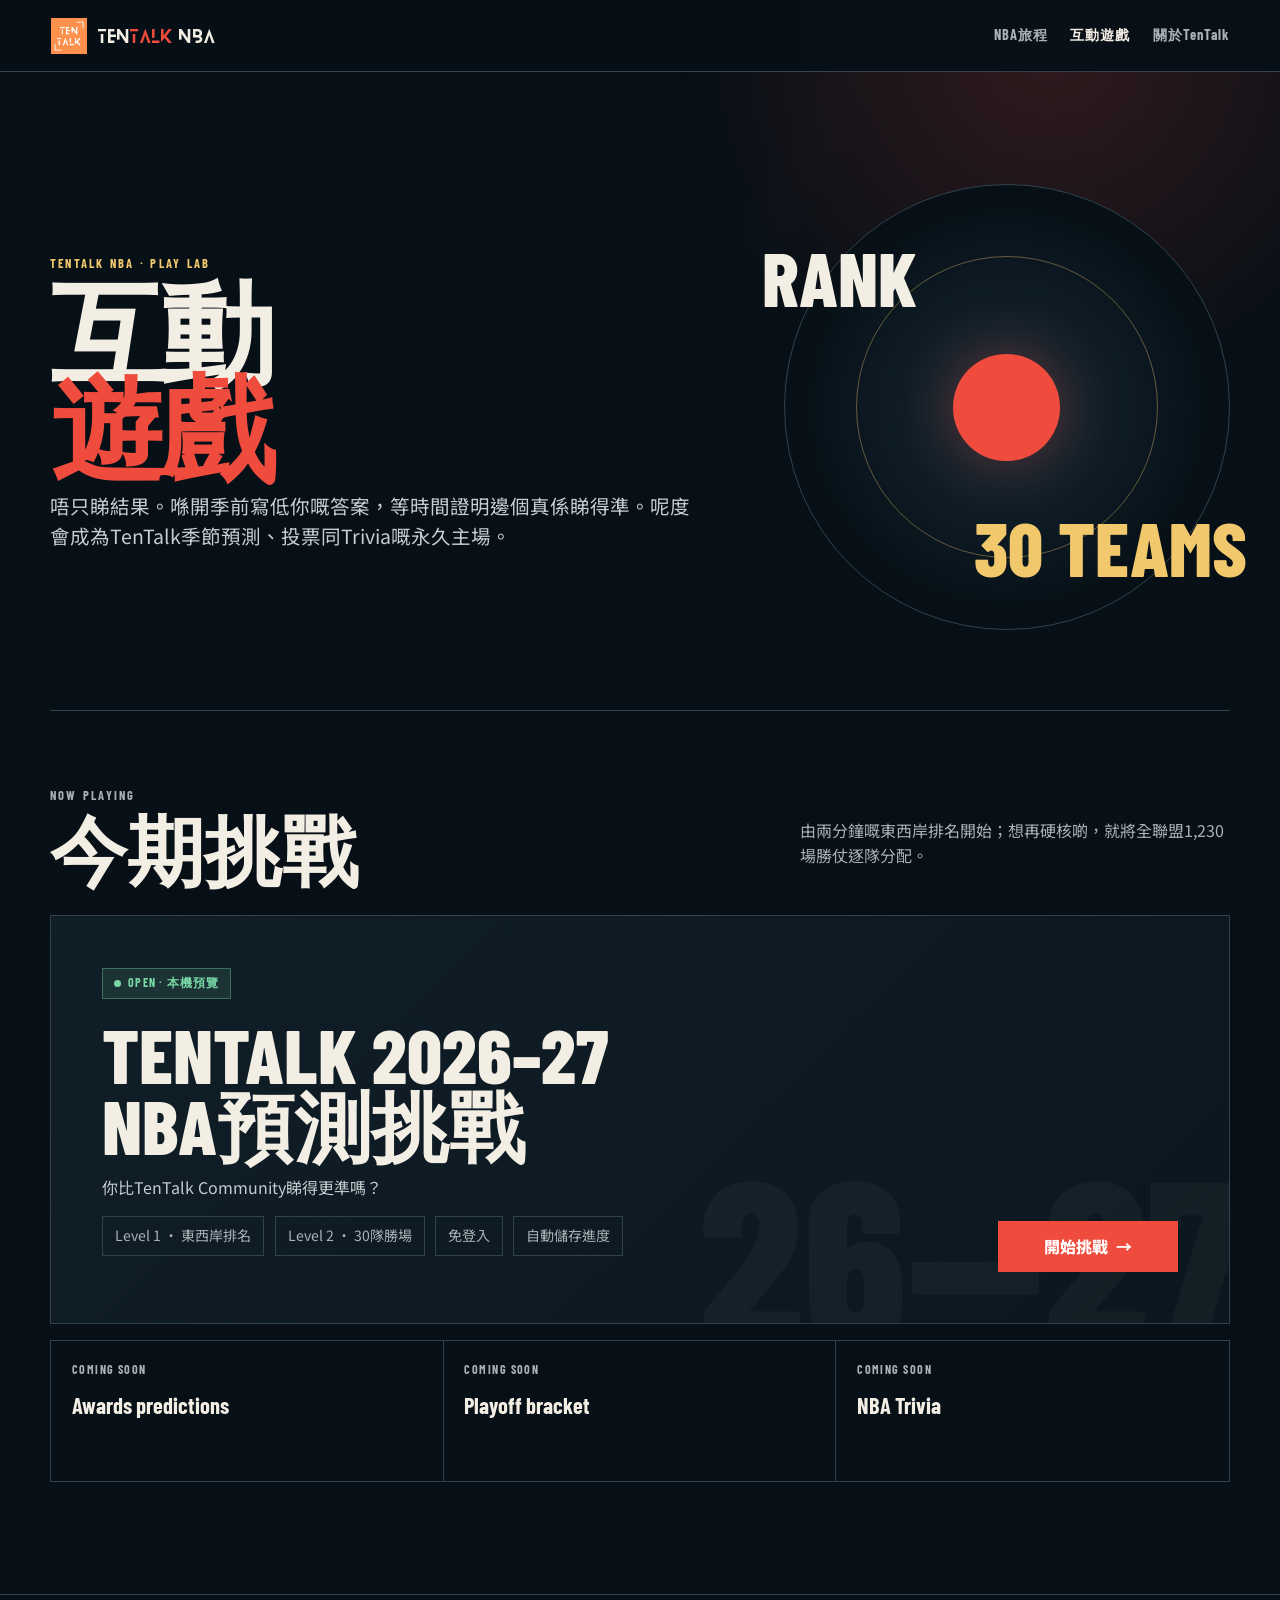
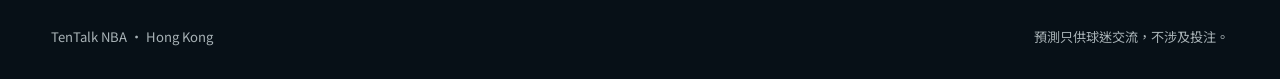
<file: play/index.html>
<!doctype html>
<html lang="zh-HK">
<head>
  <meta charset="UTF-8" />
  <meta name="viewport" content="width=device-width, initial-scale=1" />
  <meta name="description" content="TenTalk NBA互動遊戲：預測、投票、Trivia及Community結果。" />
  <meta name="theme-color" content="#071017" />
  <title>互動遊戲｜TenTalk NBA</title>
  <link rel="preconnect" href="https://fonts.googleapis.com" />
  <link rel="preconnect" href="https://fonts.gstatic.com" crossorigin />
  <link href="https://fonts.googleapis.com/css2?family=Barlow+Condensed:wght@600;700;800&amp;family=IBM+Plex+Mono:wght@600&amp;family=Noto+Sans+HK:wght@400;500;700&amp;display=swap" rel="stylesheet" />
  <link rel="stylesheet" href="play.css?v=20260919" />
</head>
<body>
  <a class="skip-link" href="#main">跳到主要內容</a>
  <header class="play-header">
    <a class="play-brand" href="../"><img src="../assets/tentalk-logo.png" alt="" /><span class="brand-word">Ten<span>Talk</span> NBA</span></a>
    <nav class="play-nav" aria-label="主要導覽">
      <a href="../">NBA旅程</a><a class="nav-play" href="./" aria-current="page">互動遊戲</a><a href="../#about">關於TenTalk</a>
    </nav>
  </header>
  <main id="main" class="play-main">
    <section class="hub-hero">
      <div>
        <p class="eyebrow">TenTalk NBA · Play Lab</p>
        <h1>互動<span>遊戲</span></h1>
        <p class="hub-hero-copy">唔只睇結果。喺開季前寫低你嘅答案，等時間證明邊個真係睇得準。呢度會成為TenTalk季節預測、投票同Trivia嘅永久主場。</p>
      </div>
      <div class="court-orbit" aria-hidden="true"><span>RANK</span><span>30 TEAMS</span></div>
    </section>
    <section class="hub-section" aria-labelledby="games-title">
      <div class="section-kicker"><div><p class="eyebrow">Now playing</p><h2 id="games-title">今期挑戰</h2></div><p>由兩分鐘嘅東西岸排名開始；想再硬核啲，就將全聯盟1,230場勝仗逐隊分配。</p></div>
      <article class="game-card">
        <div><span class="status-pill">Open · 本機預覽</span><h3>TenTalk 2026–27<br />NBA預測挑戰</h3><p>你比TenTalk Community睇得更準嗎？</p><ul class="level-list"><li>Level 1 · 東西岸排名</li><li>Level 2 · 30隊勝場</li><li>免登入</li><li>自動儲存進度</li></ul></div>
        <a class="button card-action" href="2026-27-predictions/">開始挑戰 <span aria-hidden="true">→</span></a>
      </article>
      <div class="future-strip" aria-label="未來遊戲">
        <div><strong>COMING SOON</strong><span>Awards predictions</span></div><div><strong>COMING SOON</strong><span>Playoff bracket</span></div><div><strong>COMING SOON</strong><span>NBA Trivia</span></div>
      </div>
    </section>
  </main>
  <footer class="play-footer"><span>TenTalk NBA · Hong Kong</span><span>預測只供球迷交流，不涉及投注。</span></footer>
</body>
</html>
</file>
<file: styles.css>
@font-face {
  font-family: "Blanka";
  src: url("assets/fonts/Blanka-Regular.otf") format("opentype");
  font-style: normal;
  font-weight: 400;
  font-display: swap;
}

/* TenTalk NBA play launch */
.prediction-promo {
  width: min(1180px, calc(100% - 3rem));
  margin: 2rem auto 0;
  padding: clamp(1.4rem, 3vw, 2.4rem);
  display: grid;
  grid-template-columns: auto minmax(0, 1fr) auto;
  align-items: center;
  gap: clamp(1.2rem, 3vw, 3rem);
  color: var(--cream, #f3eee4);
  background: linear-gradient(125deg, #101e28, #142630);
  border: 1px solid rgba(241, 201, 108, 0.36);
  box-shadow: 0 20px 70px rgba(4, 10, 14, 0.28);
}

.prediction-promo-mark {
  width: 88px;
  height: 88px;
  display: grid;
  place-content: center;
  grid-template-columns: 1fr auto 1fr;
  align-items: center;
  gap: 0.35rem;
  border: 1px solid rgba(241, 201, 108, 0.5);
  border-radius: 50%;
  color: #f1c96c;
  font: 800 1.15rem "Barlow Condensed", sans-serif;
}

.prediction-promo-mark i { width: 1px; height: 34px; background: #ef4c3e; transform: rotate(22deg); }
.prediction-promo h2 { margin: 0.15rem 0 0.45rem; font: 800 clamp(2rem, 4vw, 3.5rem)/0.95 "Barlow Condensed", sans-serif; text-transform: uppercase; }
.prediction-promo p:not(.eyebrow) { max-width: 670px; margin: 0; color: #bec7ca; }
.prediction-promo .button { white-space: nowrap; }

@media (max-width: 820px) {
  .prediction-promo { grid-template-columns: auto 1fr; width: min(100% - 1.5rem, 1180px); }
  .prediction-promo .button { grid-column: 1 / -1; justify-self: stretch; }
}

@media (max-width: 520px) {
  .prediction-promo { grid-template-columns: 1fr; }
  .prediction-promo-mark { width: 68px; height: 68px; }
}

:root {
  color-scheme: dark;
  --bg: #13202b;
  --bg-deep: #0d1822;
  --surface: #1a2a37;
  --surface-high: #233746;
  --surface-bright: #304757;
  --text: #f1ecdf;
  --muted: #aebbc4;
  --muted-warm: #d5beb0;
  --orange: #f18b5d;
  --orange-light: #f3ad8d;
  --yellow: #e8c978;
  --blue: #91bdca;
  --blue-light: #c2d9dd;
  --success: #8fc1b0;
  --line: rgba(232, 201, 120, 0.22);
  --line-cool: rgba(166, 197, 207, 0.2);
  --brand: "Blanka", "Barlow Condensed", "Arial Narrow", sans-serif;
  --display: "Barlow Condensed", "Arial Narrow", sans-serif;
  --body: "Noto Sans HK", "Noto Sans", sans-serif;
  --mono: "IBM Plex Mono", monospace;
  --max: 1380px;
  --pad: clamp(1rem, 5vw, 5rem);
  --header-height: 72px;
}

*, *::before, *::after { box-sizing: border-box; }
html { scroll-behavior: smooth; scroll-padding-top: 90px; }
body { margin: 0; background: radial-gradient(circle at 12% 22%, rgba(145,189,202,.06), transparent 28rem), var(--bg); color: var(--text); font-family: var(--body); line-height: 1.7; overflow-x: hidden; -webkit-font-smoothing: antialiased; }
body.menu-open { overflow: hidden; }
::selection { background: var(--orange); color: #1d0900; }
a { color: inherit; text-decoration: none; }
button, input { font: inherit; }
button, a { -webkit-tap-highlight-color: transparent; }
button { color: inherit; }
img, svg { display: block; max-width: 100%; }

.sr-only { position: absolute; width: 1px; height: 1px; padding: 0; margin: -1px; overflow: hidden; clip: rect(0, 0, 0, 0); white-space: nowrap; border: 0; }
.skip-link { position: fixed; left: 1rem; top: -80px; z-index: 200; background: var(--yellow); color: #241500; padding: .75rem 1rem; font-weight: 700; transition: top .2s; }
.skip-link:focus { top: 1rem; }
:focus-visible { outline: 2px solid var(--yellow); outline-offset: 4px; }

.site-header {
  height: var(--header-height);
  position: fixed;
  inset: 0 0 auto;
  z-index: 100;
  display: grid;
  grid-template-columns: 1fr auto 1fr;
  align-items: center;
  padding: 0 var(--pad);
  border-bottom: 1px solid var(--line);
  background: rgba(13, 24, 34, .86);
  backdrop-filter: blur(16px);
  transition: background .25s, height .25s;
}
.site-header.is-scrolled { background: rgba(13, 24, 34, .96); height: 64px; }
.brand { display: inline-flex; align-items: center; gap: .7rem; justify-self: start; }
.brand-logo { width: 44px; height: 44px; display: block; flex: 0 0 auto; object-fit: cover; border-radius: 2px; outline: 1px solid rgba(194,217,221,.55); box-shadow: 4px 4px 0 rgba(145,189,202,.52); }
.brand-name { font: 400 1.42rem/1 var(--brand); text-transform: uppercase; letter-spacing: .1em; }
.brand-name span { color: var(--blue-light); }
.desktop-nav { display: flex; align-items: stretch; height: 100%; gap: clamp(1.25rem, 2.6vw, 2.5rem); }
.desktop-nav a { position: relative; display: grid; place-items: center; color: var(--muted); font-size: .85rem; font-weight: 600; white-space: nowrap; transition: color .2s; }
.desktop-nav a::after { content: ""; position: absolute; inset: auto 50% -1px; width: 0; height: 2px; background: var(--orange); transform: translateX(-50%); transition: width .2s; }
.desktop-nav a:hover, .desktop-nav a.is-active { color: var(--text); }
.desktop-nav a.is-active::after { width: 100%; }
.header-cta { justify-self: end; background: var(--orange-light); color: #351000; min-height: 44px; padding: .65rem 1rem; font-family: var(--display); font-weight: 700; text-transform: uppercase; transform: skewX(-4deg); transition: background .2s, transform .2s; }
.header-cta:hover { background: var(--yellow); transform: skewX(-4deg) translateY(-2px); }
.menu-toggle, .mobile-menu { display: none; }

.hero {
  min-height: min(900px, 100svh);
  padding: calc(var(--header-height) + 8vh) var(--pad) 6rem;
  position: relative;
  display: grid;
  grid-template-columns: minmax(0, 1fr) minmax(260px, 390px);
  align-items: center;
  gap: 4rem;
  isolation: isolate;
  overflow: hidden;
  border-bottom: 1px solid var(--line);
  background: var(--bg-deep);
}
.hero::before { content: ""; position: absolute; inset: 0; z-index: -3; background: linear-gradient(90deg, rgba(13,24,34,.96) 0%, rgba(13,24,34,.78) 50%, rgba(13,24,34,.14) 100%); }
.hero::after { content: "HONG KONG  →  UNITED STATES"; position: absolute; right: -2.5rem; bottom: 3.2rem; transform: rotate(-90deg); transform-origin: right bottom; font: 700 .64rem/1 var(--mono); letter-spacing: .25em; color: rgba(238,241,245,.38); }
.hero-photo { position: absolute; z-index: -4; inset: 0; background-image: url("https://lh3.googleusercontent.com/aida-public/[base64]"); background-position: center; background-size: cover; filter: saturate(.8) contrast(1.15); opacity: .62; }
.hero-court { position: absolute; right: -11vw; top: 50%; z-index: -1; width: min(48vw, 720px); aspect-ratio: 1; border: 1px solid rgba(255,181,153,.22); border-radius: 50%; transform: translateY(-50%); }
.court-ring { position: absolute; inset: 20%; border: 1px solid rgba(255,181,153,.22); border-radius: 50%; }
.court-line { position: absolute; left: 0; right: 0; top: 50%; height: 1px; background: rgba(255,181,153,.22); }
.hero-content { max-width: 790px; position: relative; z-index: 2; }
.eyebrow { margin: 0 0 1.1rem; font: 700 .69rem/1.3 var(--mono); letter-spacing: .17em; text-transform: uppercase; color: var(--orange-light); }
.eyebrow span { display: inline-block; padding: .35rem .5rem; margin-right: .4rem; background: var(--orange); color: #220900; }
.hero h1 { margin: 0; max-width: 850px; font: italic 700 clamp(4rem, 6.7vw, 7.2rem)/.84 var(--display); letter-spacing: -.05em; text-transform: uppercase; text-wrap: balance; }
.hero h1 span, .hero h1 em { display: block; }
.hero h1 em { color: var(--orange-light); font-style: italic; white-space: nowrap; }
.hero-copy { max-width: 600px; margin: 2.2rem 0 0; color: var(--blue-light); font-size: clamp(1rem, 1.35vw, 1.18rem); }
.hero-actions { display: flex; align-items: center; gap: 2rem; margin-top: 2rem; }
.button { border: 0; min-height: 52px; display: inline-flex; align-items: center; justify-content: center; gap: 1rem; padding: .85rem 1.35rem; font: 700 .88rem/1 var(--display); letter-spacing: .04em; text-transform: uppercase; cursor: pointer; transition: transform .2s, background .2s, border-color .2s, color .2s; }
.button:hover { transform: translateY(-3px); }
.button-primary { background: var(--orange); color: #2e0b00; }
.button-primary:hover { background: var(--yellow); }
.button-outline { border: 1px solid var(--orange-light); color: var(--orange-light); background: transparent; }
.button-outline:hover { background: var(--orange-light); color: #301000; }
.text-link { display: inline-flex; gap: .7rem; align-items: center; color: var(--text); font-weight: 700; border-bottom: 1px solid var(--muted); padding-bottom: .3rem; transition: color .2s, border .2s; }
.text-link:hover { color: var(--yellow); border-color: var(--yellow); }
.hero-scoreboard { align-self: end; margin-bottom: 5vh; padding: 1rem; border: 1px solid rgba(232,201,120,.45); background: rgba(8,15,21,.92); box-shadow: 16px 16px 0 rgba(232,201,120,.09), inset 0 0 0 4px rgba(255,255,255,.018); backdrop-filter: blur(12px); position: relative; }
.hero-scoreboard::before, .hero-scoreboard::after { content: ""; position: absolute; width: 5px; height: 5px; border-radius: 50%; background: #060b0f; border: 1px solid rgba(232,201,120,.38); box-shadow: 0 0 0 1px rgba(0,0,0,.7); }
.hero-scoreboard::before { left: .45rem; top: .45rem; }
.hero-scoreboard::after { right: .45rem; bottom: .45rem; }
.scoreboard-header { display: grid; grid-template-columns: auto 1fr auto; align-items: center; gap: .65rem; padding: .3rem .35rem .8rem; color: #8f9ba3; font: 700 .54rem/1 var(--mono); letter-spacing: .14em; text-transform: uppercase; }
.scoreboard-header i { height: 1px; background: rgba(232,201,120,.22); }
.scoreboard-stats { display: grid; grid-template-columns: 1fr 1fr; gap: .65rem; }
.scoreboard-stat { min-width: 0; padding: 1rem .85rem .85rem; color: var(--text); background: linear-gradient(145deg, #17232d, #0b1218); border: 1px solid rgba(255,255,255,.09); box-shadow: inset 0 1px rgba(255,255,255,.045), inset 0 -1px rgba(0,0,0,.8); }
.scoreboard-link { transition: border-color .2s, background .2s, transform .2s; }
.scoreboard-link:hover { border-color: rgba(232,201,120,.65); background: linear-gradient(145deg, #1b2a36, #0d151c); transform: translateY(-2px); }
.scoreboard-readout { display: flex; align-items: center; justify-content: center; gap: .2rem; min-height: 76px; }
.score-digit { width: clamp(2.5rem, 4vw, 3.55rem); height: clamp(3.7rem, 6vw, 5.25rem); display: grid; place-items: center; position: relative; overflow: hidden; border: 1px solid rgba(255,255,255,.08); border-radius: 3px; color: #fff3c5; background: linear-gradient(#171a1c 0 49.4%, #090b0d 49.5% 50.5%, #111416 50.6%); box-shadow: inset 0 1px rgba(255,255,255,.08), inset 0 -8px 16px rgba(0,0,0,.38), 0 4px 7px rgba(0,0,0,.35); font: 700 clamp(3rem, 5vw, 4.7rem)/1 var(--display); font-variant-numeric: tabular-nums; text-shadow: 0 0 12px rgba(232,201,120,.2); transform-origin: center; }
.score-digit::before, .score-digit::after { content: ""; position: absolute; z-index: 2; top: calc(50% - 2px); width: 4px; height: 5px; background: #030405; border: 1px solid #34383b; }
.score-digit::before { left: -1px; }
.score-digit::after { right: -1px; }
.score-digit.is-flipping { animation: scoreboard-flip 110ms cubic-bezier(.45,0,.55,1); }
.score-separator { margin-inline: .05rem; color: var(--yellow); font: 700 clamp(1.4rem, 2.2vw, 2rem)/1 var(--mono); }
.scoreboard-stat > p { display: flex; justify-content: space-between; align-items: flex-end; gap: .4rem; margin: .8rem 0 0; color: var(--text); font: 700 .73rem/1.25 var(--mono); letter-spacing: .03em; }
.scoreboard-stat small { color: #86939c; font: 700 .47rem/1.3 var(--mono); letter-spacing: .09em; text-align: right; text-transform: uppercase; }
.scoreboard-link small { color: var(--yellow); }
.scoreboard-note { margin: .75rem .35rem .15rem; color: #77848d; font: 700 .51rem/1.4 var(--mono); letter-spacing: .12em; text-transform: uppercase; }
.scoreboard-ready .score-digit { color: var(--yellow); }
@keyframes scoreboard-flip {
  0% { transform: perspective(180px) rotateX(0); filter: brightness(1); }
  49% { transform: perspective(180px) rotateX(-78deg); filter: brightness(.55); }
  50% { transform: perspective(180px) rotateX(72deg); filter: brightness(.6); }
  100% { transform: perspective(180px) rotateX(0); filter: brightness(1); }
}
.hero-scroll { position: absolute; left: var(--pad); bottom: 1.3rem; display: flex; align-items: center; gap: .7rem; font: 700 .59rem/1 var(--mono); letter-spacing: .15em; color: var(--muted); }
.hero-scroll span { width: 42px; height: 1px; background: var(--orange); }
.section { max-width: var(--max); margin: 0 auto; padding: clamp(5.5rem, 10vw, 9rem) var(--pad); }
.section-heading { display: grid; grid-template-columns: minmax(300px, .9fr) minmax(280px, .62fr); gap: 4rem; align-items: end; margin-bottom: clamp(2.5rem, 5vw, 4.5rem); }
.section-heading h2 { margin: 0; font: italic 700 clamp(3.2rem, 6vw, 6.4rem)/.9 var(--display); letter-spacing: -.045em; text-transform: uppercase; }
.section-heading > p { color: var(--muted); margin: 0; max-width: 580px; font-size: 1.03rem; }

.map-section { max-width: none; padding-left: var(--pad); padding-right: var(--pad); }
.map-section > * { max-width: var(--max); margin-left: auto; margin-right: auto; }
.map-shell { border: 1px solid var(--line-cool); background: var(--bg-deep); box-shadow: 0 22px 60px rgba(4,12,18,.22); }
.map-toolbar { min-height: 58px; padding: .8rem 1.2rem; display: flex; justify-content: space-between; align-items: center; border-bottom: 1px solid var(--line-cool); }
.map-toolbar p, .map-legend { margin: 0; font: 700 .64rem/1 var(--mono); letter-spacing: .13em; color: var(--muted); }
.map-legend { display: flex; gap: 1.4rem; }
.map-legend span { display: flex; gap: .5rem; align-items: center; }
.visited-dot, .future-dot { width: 15px; height: 15px; display: inline-block; }
.visited-dot { border: 2px solid #ffe56b; border-radius: 50%; background: rgba(255,229,107,.08); box-shadow: 0 0 5px rgba(255,215,72,.85), 0 0 10px rgba(210,244,91,.45); }
.future-dot { border: 1px dashed var(--blue); background: rgba(145,189,202,.08); }
.map-layout { display: grid; grid-template-columns: minmax(0, 1fr) minmax(380px, .58fr); align-items: start; }
.map-canvas { position: relative; min-width: 0; overflow: hidden; border-right: 1px solid var(--line-cool); background: #bdc6c8; }
.map-swipe-hint { display: none; }
.map-stage { width: 100%; aspect-ratio: 1248 / 702; position: relative; overflow: hidden; background: #bdc6c8; }
.map-stage::after { content: ""; position: absolute; inset: 0; pointer-events: none; box-shadow: inset 0 0 70px rgba(9,15,21,.25); }
.map-reference { width: 100%; height: 100%; object-fit: cover; filter: saturate(.72) contrast(.98) sepia(.06); }
.map-hotspot { --pulse-delay: 0s; position: absolute; z-index: 2; left: var(--x); top: var(--y); width: 54px; height: 44px; padding: 0; border: 0; background: transparent; transform: translate(-50%, -50%); cursor: pointer; isolation: isolate; }
.map-pin:nth-of-type(2n) { --pulse-delay: -.9s; }
.map-pin:nth-of-type(3n) { --pulse-delay: -1.8s; }
.map-pin:nth-of-type(4n) { --pulse-delay: -2.7s; }
.map-hotspot::before { content: ""; position: absolute; z-index: 1; left: 50%; top: 50%; width: 62px; height: 62px; border: 2px solid rgba(255,230,105,.94); border-radius: 50%; background: transparent; box-shadow: 0 0 5px 1px rgba(255,209,55,.9), 0 0 14px 5px rgba(255,220,75,.52), 0 0 26px 9px rgba(204,244,88,.24); transform: translate(-50%, -50%); pointer-events: none; animation: arena-glow-pulse 3.6s var(--pulse-delay) ease-in-out infinite; }
.map-hotspot::after { content: ""; position: absolute; z-index: 2; right: 2px; bottom: 1px; width: 27px; height: 27px; border-radius: 50%; background: radial-gradient(circle, rgba(255,244,177,1) 0 22%, rgba(255,221,76,.96) 41%, rgba(211,244,88,.78) 64%, rgba(211,244,88,0) 76%); box-shadow: 0 0 9px rgba(255,218,68,.55); pointer-events: none; }
.map-hotspot span { position: absolute; z-index: 3; left: 50%; top: calc(100% + 5px); width: max-content; transform: translateX(-50%); padding: 3px 5px; border-radius: 2px; background: rgba(19,32,43,.94); color: var(--text); font: 700 8px/1 var(--mono); letter-spacing: .04em; box-shadow: 0 2px 7px rgba(0,0,0,.18); pointer-events: none; }
.map-hotspot[data-code="LAL"] span, .map-hotspot[data-code="ORL"] span, .map-hotspot[data-code="DEN"] span { top: auto; bottom: calc(100% + 5px); }
.map-hotspot:hover, .map-hotspot:focus-visible, .map-hotspot.is-active { z-index: 4; outline: none; }
.map-hotspot:hover::before, .map-hotspot:focus-visible::before, .map-hotspot.is-active::before { border-color: #fff0a5; filter: brightness(1.12) saturate(1.08); }
.map-hotspot:hover span, .map-hotspot:focus-visible span, .map-hotspot.is-active span { background: #ffe56b; color: #241c06; }
@keyframes arena-glow-pulse {
  0%, 100% { opacity: .68; transform: translate(-50%, -50%) scale(.95); box-shadow: 0 0 4px 1px rgba(255,209,55,.7), 0 0 11px 4px rgba(255,220,75,.38), 0 0 20px 7px rgba(204,244,88,.18); }
  50% { opacity: 1; transform: translate(-50%, -50%) scale(1.06); box-shadow: 0 0 6px 2px rgba(255,209,55,.95), 0 0 17px 7px rgba(255,220,75,.58), 0 0 30px 11px rgba(204,244,88,.28); }
}
.map-watermark { position: absolute; right: 1.5rem; bottom: .6rem; color: rgba(14,20,26,.14); font: 700 clamp(4rem, 8vw, 7rem)/1 var(--display); }
.map-detail { display: flex; flex-direction: column; max-height: 620px; overflow-y: auto; padding: 2rem; background: linear-gradient(180deg, var(--surface) 0%, var(--bg-deep) 100%); scrollbar-color: var(--blue) transparent; scrollbar-width: thin; }
.detail-index { display: flex; justify-content: space-between; align-items: baseline; padding-bottom: 1.4rem; margin-bottom: 2.5rem; border-bottom: 1px solid var(--line-cool); }
.detail-index span { font: 800 2.8rem/1 var(--display); color: var(--blue-light); }
.detail-index small { font: 700 .7rem/1 var(--mono); color: var(--muted); }
.map-detail h3 { margin: .2rem 0 0; font: italic 700 3.1rem/.9 var(--display); }
.detail-city-en { margin: .35rem 0 1.6rem; color: var(--blue-light); font: 700 .72rem/1 var(--mono); letter-spacing: .12em; text-transform: uppercase; }
.detail-content { display: grid; gap: 1rem; }
.detail-block { padding-top: 1rem; border-top: 1px solid var(--line-cool); }
.detail-block h4 { margin: 0 0 .55rem; color: var(--yellow); font: 700 .64rem/1 var(--mono); letter-spacing: .12em; text-transform: uppercase; }
.detail-block p { margin: 0; color: var(--muted); font-size: .84rem; line-height: 1.7; }
.detail-block ul { display: grid; gap: .55rem; margin: 0; padding-left: 1.1rem; color: var(--muted); font-size: .84rem; line-height: 1.7; }
.detail-hint { margin: 1.7rem 0 0; color: #75808a; font-size: .69rem; }

.all-star-section { max-width: none; position: relative; overflow: hidden; border-top: 1px solid var(--line); border-bottom: 1px solid var(--line); background: radial-gradient(circle at 50% 0, rgba(232,201,120,.1), transparent 34rem), linear-gradient(180deg, #101923 0%, #0a1117 100%); }
.all-star-section::before { content: "36"; position: absolute; right: -2.5rem; top: 2.5rem; color: transparent; -webkit-text-stroke: 1px rgba(232,201,120,.07); font: italic 700 clamp(12rem, 27vw, 27rem)/.75 var(--display); pointer-events: none; }
.all-star-section::after { content: ""; position: absolute; inset: 0; opacity: .17; background-image: linear-gradient(rgba(232,201,120,.12) 1px, transparent 1px), linear-gradient(90deg, rgba(232,201,120,.08) 1px, transparent 1px); background-size: 34px 34px; mask-image: linear-gradient(to bottom, #000, transparent 48%); pointer-events: none; }
.all-star-section > * { width: min(100%, var(--max)); margin-left: auto; margin-right: auto; position: relative; z-index: 1; }
.all-star-heading { display: grid; grid-template-columns: minmax(340px, .9fr) minmax(320px, .72fr); gap: clamp(3rem, 8vw, 8rem); align-items: end; margin-bottom: clamp(3.5rem, 7vw, 6rem); }
.all-star-heading h2 { margin: 0; font: italic 700 clamp(3.7rem, 7vw, 7.4rem)/.79 var(--display); letter-spacing: -.055em; text-transform: uppercase; }
.all-star-heading h2 span { color: var(--yellow); }
.all-star-subtitle { margin: 1.3rem 0 0; color: var(--muted); font: 700 .7rem/1 var(--mono); letter-spacing: .24em; text-transform: uppercase; }
.all-star-intro { padding: 1.5rem 0 1.5rem 1.5rem; border-left: 1px solid rgba(232,201,120,.5); }
.all-star-intro p { margin: 0; color: var(--muted); font-size: .9rem; line-height: 1.75; }
.all-star-intro p + p { margin-top: .35rem; }
.all-star-intro .all-star-count { margin-bottom: 1rem; color: var(--text); font-size: 1rem; }
.all-star-count strong { margin-inline: .18rem; color: var(--yellow); font: 700 2.1rem/.8 var(--display); }
.all-star-tier { display: grid; grid-template-columns: repeat(4, minmax(0, 1fr)); gap: clamp(1.25rem, 2.8vw, 2.75rem); }
.all-star-tier-one { margin-bottom: clamp(3rem, 6vw, 5.5rem); padding-bottom: clamp(3rem, 6vw, 5.5rem); border-bottom: 1px solid rgba(232,201,120,.2); }
.all-star-grid { row-gap: clamp(2.4rem, 5vw, 4.5rem); }
.all-star-card { min-width: 0; position: relative; text-align: center; }
.player-portrait { width: min(100%, 168px); aspect-ratio: 1; margin-inline: auto; position: relative; overflow: visible; border: 1px solid rgba(194,217,221,.25); border-radius: 50%; background: radial-gradient(circle at 50% 35%, #3a4d5b 0, #192732 55%, #0d151b 72%); box-shadow: 0 14px 30px rgba(0,0,0,.26), inset 0 0 0 5px #0a1117, inset 0 0 0 6px rgba(194,217,221,.18); }
.player-portrait::after { content: ""; position: absolute; inset: 5px; z-index: 1; border-radius: 50%; border: 1px solid rgba(255,255,255,.06); pointer-events: none; }
.player-portrait img { width: 100%; height: 100%; border-radius: 50%; object-fit: cover; object-position: 50% 28%; filter: saturate(.88) contrast(1.04); }
.all-star-card h3 { min-height: 2.2em; margin: 1rem 0 0; color: var(--text); font: 700 clamp(1rem, 1.4vw, 1.28rem)/1.08 var(--display); letter-spacing: .01em; text-wrap: balance; }
.watch-badge { min-width: 2rem; height: 2rem; padding-inline: .4rem; display: grid; place-items: center; position: absolute; z-index: 3; right: 0; top: .35rem; border-radius: 999px; color: #151006; background: var(--yellow); border: 2px solid #0a1117; box-shadow: 0 4px 12px rgba(0,0,0,.38); font: 700 .72rem/1 var(--mono); }
.is-tier-one .player-portrait { width: min(100%, 202px); border-color: rgba(232,201,120,.85); box-shadow: 0 18px 38px rgba(0,0,0,.38), 0 0 34px rgba(232,201,120,.12), inset 0 0 0 6px #0a1117, inset 0 0 0 8px rgba(232,201,120,.72); }
.is-tier-one .player-portrait::before { content: "TIER 1"; position: absolute; z-index: 4; left: 50%; bottom: -.45rem; transform: translateX(-50%); padding: .32rem .55rem; color: #171107; background: var(--yellow); font: 700 .48rem/1 var(--mono); letter-spacing: .12em; white-space: nowrap; }
.is-tier-one h3 { margin-top: 1.25rem; color: #fff1bd; font-size: clamp(1.2rem, 1.8vw, 1.55rem); }
.headshot-credit { margin-top: clamp(3.5rem, 7vw, 6rem); padding-top: 1.25rem; border-top: 1px solid rgba(232,201,120,.16); color: #65727a; font: 700 .52rem/1 var(--mono); letter-spacing: .14em; text-align: right; }

.journey-section { border-top: 1px solid var(--line); }
.timeline { position: relative; }
.timeline::before { content: ""; position: absolute; left: 27%; top: 0; bottom: 0; width: 1px; background: var(--line); }
.timeline-item { display: grid; grid-template-columns: 27% 38px minmax(0, 1fr); gap: 2rem; min-height: 300px; padding-bottom: 5rem; position: relative; }
.timeline-item:last-child { padding-bottom: 0; }
.timeline-year { padding-right: 2rem; text-align: right; }
.timeline-year span { display: block; font: italic 700 clamp(3.8rem, 7vw, 7rem)/.8 var(--display); color: transparent; -webkit-text-stroke: 1px rgba(194,217,221,.64); }
.timeline-year small { display: block; margin-top: .8rem; font: 700 .64rem/1 var(--mono); color: var(--muted); }
.timeline-marker { width: 18px; height: 18px; margin-top: .15rem; border-radius: 50%; background: var(--bg); border: 4px solid var(--blue); transform: translateX(-11px); box-shadow: 0 0 0 7px var(--bg); z-index: 1; transition: background .2s; }
.timeline-item:hover .timeline-marker { background: var(--blue); }
.timeline-content { max-width: 720px; padding: 0 0 0 1rem; }
.timeline-content h3 { margin: 0 0 1rem; font: 700 clamp(2rem, 3.2vw, 3.3rem)/1 var(--display); text-transform: uppercase; }
.timeline-content > p:not(.eyebrow) { color: var(--muted); max-width: 680px; }
.route-tags { display: flex; align-items: center; gap: .7rem; margin-top: 1.8rem; flex-wrap: wrap; }
.route-tags span { font: 700 .64rem/1 var(--mono); color: var(--yellow); padding: .4rem .5rem; border: 1px solid rgba(255,201,105,.4); }
.route-tags i { width: 22px; height: 1px; background: var(--orange); }
.timeline-item.future { opacity: .66; }

.tips-section { max-width: none; border-top: 1px solid var(--line); background: var(--bg-deep); }
.tips-section > * { max-width: var(--max); margin-left: auto; margin-right: auto; }
.tips-nav { position: sticky; top: 64px; z-index: 20; display: flex; justify-content: center; gap: .5rem; margin-bottom: 2rem; padding: .6rem; border: 1px solid var(--line-cool); background: rgba(13,24,34,.93); backdrop-filter: blur(14px); }
.tips-nav a { width: 46px; height: 44px; display: grid; place-items: center; color: var(--muted); font: 700 .78rem/1 var(--mono); border: 1px solid transparent; transition: color .2s, border .2s, background .2s; }
.tips-nav a:hover { color: var(--yellow); border-color: var(--line); background: var(--surface); }
.tips-grid { display: grid; grid-template-columns: repeat(12, 1fr); gap: 1.25rem; }
.tip-card { grid-column: span 4; padding: clamp(1.25rem, 2.5vw, 2rem); border: 1px solid var(--line-cool); background-color: var(--surface); background-image: linear-gradient(rgba(255,255,255,.024) 1px, transparent 1px), linear-gradient(90deg, rgba(255,255,255,.024) 1px, transparent 1px); background-size: 22px 22px; scroll-margin-top: 130px; transition: border-color .2s, transform .2s; }
.tip-card:hover { border-color: rgba(145,189,202,.62); transform: translateY(-3px); }
.tip-card-feature { grid-column: span 8; }
.tip-card-wide { grid-column: span 8; }
.tip-card-heading { display: grid; grid-template-columns: auto 1fr auto; gap: .8rem; align-items: center; padding-bottom: 1rem; margin-bottom: 1.5rem; border-bottom: 1px solid var(--line-cool); }
.tip-card-heading h3 { margin: 0; font: 700 2rem/1 var(--display); text-transform: uppercase; }
.tip-number { font: 700 .63rem/1 var(--mono); color: var(--orange-light); }
.tip-icon { width: 36px; height: 36px; display: grid; place-items: center; color: var(--yellow); border: 1px solid var(--line); font: 700 1.1rem/1 var(--mono); }
.season-compare { display: grid; grid-template-columns: 1fr 1fr; gap: 1px; background: var(--line-cool); border: 1px solid var(--line-cool); }
.season-compare > div { padding: 1.4rem; background: var(--bg-deep); }
.season-compare h4 { margin: .2rem 0 .7rem; font: 700 1.5rem/1.1 var(--display); }
.season-compare p:last-child, .tip-card p, .tip-list span, .platform-list span { color: var(--muted); font-size: .9rem; }
.superstars { display: flex; align-items: center; gap: 1rem; margin-top: 1.3rem; }
.superstars > span { flex: 0 0 auto; color: var(--orange-light); font: 700 .63rem/1 var(--mono); }
.superstars div { display: flex; gap: .4rem; flex-wrap: wrap; }
.superstars b { padding: .35rem .5rem; background: var(--surface-bright); font: 700 .61rem/1 var(--mono); color: var(--text); }
.tip-list { list-style: none; padding: 0; margin: 0; display: grid; gap: 1rem; }
.tip-list li { display: grid; gap: .25rem; padding-left: 1rem; border-left: 2px solid var(--orange); }
.tip-list strong { font-family: var(--display); font-size: 1.1rem; }
.tip-list.compact { margin-top: 1.2rem; }
.platform-list { display: grid; gap: 1rem; }
.platform-list div { display: grid; gap: .3rem; padding: .8rem 1rem; background: var(--bg-deep); border-left: 3px solid var(--yellow); }
.platform-list div:nth-child(2) { border-color: var(--orange); }
.platform-list div:nth-child(3) { border-color: var(--blue); }
.platform-list strong { font: 700 .75rem/1 var(--mono); }
blockquote { margin: 0; padding: 1.2rem; color: var(--yellow); background: var(--bg-deep); border: 1px solid var(--line-cool); font: italic 600 1.35rem/1.25 var(--display); }
.budget-note { padding: .75rem; border-left: 2px solid var(--yellow); background: var(--bg-deep); }
table { width: 100%; border-collapse: collapse; font-size: .85rem; }
th, td { padding: .7rem .25rem; border-bottom: 1px solid var(--line-cool); }
th { color: var(--muted); font: 700 .58rem/1 var(--mono); letter-spacing: .08em; text-align: left; }
th:last-child, td:last-child { text-align: right; }
td:last-child { color: var(--yellow); font-family: var(--mono); font-size: .73rem; }
.city-notes { display: grid; grid-template-columns: 1fr 1fr; gap: 1rem; }
.city-notes > div { display: flex; gap: 1rem; padding: 1rem; border: 1px solid var(--line-cool); background: var(--bg-deep); }
.city-code { flex: 0 0 64px; height: 64px; display: grid; place-items: center; border-radius: 50%; background: var(--blue); color: #10212b; font: 700 .72rem/1 var(--mono); }
.city-notes h4 { margin: 0 0 .25rem; font: 700 1.35rem/1 var(--display); }
.city-notes p { margin: 0; }

.about-section { display: grid; grid-template-columns: .9fr 1.1fr; gap: clamp(3rem, 8vw, 8rem); align-items: center; border-top: 1px solid var(--line); }
.about-visual { min-height: 610px; position: relative; display: flex; flex-direction: column; justify-content: flex-end; padding: 2rem; overflow: hidden; border: 1px solid var(--line-cool); background: radial-gradient(circle at 50% 48%, rgba(241,139,93,.46), transparent 17%), radial-gradient(circle at 50% 48%, rgba(145,189,202,.16), transparent 44%), linear-gradient(135deg, #203746, #0d1822); }
.about-visual::before { content: ""; position: absolute; inset: 0; background: repeating-linear-gradient(0deg, transparent 0 31px, rgba(255,255,255,.04) 32px), repeating-linear-gradient(90deg, transparent 0 31px, rgba(255,255,255,.04) 32px); }
.about-number { position: absolute; left: -1.2rem; top: .8rem; color: transparent; -webkit-text-stroke: 1px rgba(255,181,153,.22); font: italic 700 clamp(8rem, 17vw, 15rem)/.8 var(--display); letter-spacing: -.06em; }
.basketball-mark { width: min(60%, 280px); aspect-ratio: 1; position: absolute; left: 50%; top: 48%; transform: translate(-50%, -50%) rotate(-16deg); border-radius: 50%; border: 7px solid var(--orange); box-shadow: 0 0 90px rgba(242,101,34,.2); }
.basketball-mark::before, .basketball-mark::after, .basketball-mark span::before, .basketball-mark span::after { content: ""; position: absolute; background: var(--orange); }
.basketball-mark::before { width: 7px; top: 0; bottom: 0; left: 50%; transform: translateX(-50%); }
.basketball-mark::after { height: 7px; left: 0; right: 0; top: 50%; transform: translateY(-50%); }
.basketball-mark span::before { width: 70%; height: 108%; left: -8%; top: -4%; border: 7px solid var(--orange); border-top: 0; border-bottom: 0; border-radius: 50%; background: transparent; }
.basketball-mark span::after { width: 70%; height: 108%; right: -8%; top: -4%; border: 7px solid var(--orange); border-top: 0; border-bottom: 0; border-radius: 50%; background: transparent; }
.about-visual > p { position: relative; z-index: 1; margin: 0; color: var(--orange-light); font: 700 .72rem/1 var(--mono); letter-spacing: .2em; }
.about-copy h2 { margin: 0 0 2rem; font: italic 700 clamp(3rem, 5.3vw, 5.8rem)/.9 var(--display); letter-spacing: -.04em; text-transform: uppercase; }
.about-copy h2 span { color: var(--orange-light); }
.about-copy > p:not(.eyebrow) { color: var(--muted); font-size: 1.03rem; }
.about-copy strong { color: var(--text); }
.about-quote { display: flex; gap: 1rem; margin: 2rem 0; padding: 1.4rem 0; border-top: 1px solid var(--line); border-bottom: 1px solid var(--line); }
.about-quote span { color: var(--orange); font: 700 4rem/.7 var(--display); }
.about-quote p { margin: 0; color: var(--text); font: italic 600 1.55rem/1.2 var(--display); }

.newsletter-section { max-width: var(--max); margin: 0 auto clamp(4rem, 8vw, 7rem); padding: clamp(3rem, 7vw, 6rem) var(--pad); display: grid; grid-template-columns: .85fr 1.15fr; gap: clamp(3rem, 7vw, 7rem); background: var(--surface-high); border: 1px solid var(--line); position: relative; overflow: hidden; }
.newsletter-section::before { content: "09/30"; position: absolute; right: -1rem; top: -2.6rem; font: italic 700 12rem/1 var(--display); color: rgba(255,255,255,.03); }
.newsletter-intro, .newsletter-form { position: relative; z-index: 1; }
.newsletter-intro h2 { margin: 0 0 1.5rem; font: italic 700 clamp(3rem, 5.5vw, 5.6rem)/.88 var(--display); text-transform: uppercase; letter-spacing: -.04em; }
.newsletter-intro h2 em { color: var(--orange-light); }
.newsletter-intro > p:not(.eyebrow) { color: var(--muted); }
.newsletter-meta { display: flex; gap: .5rem; flex-wrap: wrap; margin-top: 2rem; }
.newsletter-meta span { padding: .4rem .55rem; border: 1px solid var(--line-cool); font: 700 .55rem/1 var(--mono); color: var(--muted); }
.newsletter-form { display: grid; gap: 1.2rem; padding: clamp(1.4rem, 3vw, 2.5rem); background: var(--bg-deep); border: 1px solid var(--line-cool); }
.field-row { display: grid; grid-template-columns: 1fr 1fr; gap: 1rem; }
.newsletter-form label { display: grid; gap: .4rem; }
.newsletter-form label > span, .newsletter-form legend { font: 700 .59rem/1 var(--mono); text-transform: uppercase; letter-spacing: .09em; color: var(--muted); }
.newsletter-form input[type="text"], .newsletter-form input[type="email"], .newsletter-form input[type="tel"] { width: 100%; min-height: 50px; padding: .8rem 1rem; border: 1px solid var(--line-cool); border-radius: 0; background: var(--surface); color: var(--text); transition: border .2s, box-shadow .2s; }
.newsletter-form input::placeholder { color: #68727b; }
.newsletter-form input:focus { outline: none; border-color: var(--orange-light); box-shadow: 0 0 0 2px rgba(255,181,153,.13); }
.newsletter-form input[aria-invalid="true"] { border-color: #ff837b; }
.newsletter-form fieldset { display: flex; flex-wrap: wrap; gap: 1rem 1.5rem; margin: .3rem 0 0; padding: 1rem; border: 1px solid var(--line-cool); }
.newsletter-form legend { padding: 0 .5rem; }
.newsletter-form .radio { display: flex; align-items: center; grid-template-columns: auto 1fr; gap: .6rem; cursor: pointer; }
.radio input { accent-color: var(--orange); width: 18px; height: 18px; }
.form-note { margin: 0; color: var(--muted); font-size: .76rem; line-height: 1.65; }
.form-submit { width: 100%; }
.form-submit:disabled { opacity: .62; cursor: wait; }
.form-status { min-height: 1.4rem; margin: 0; color: var(--success); font-size: .82rem; }
.form-status.is-error { color: #ff9c95; }
.form-fallback { width: fit-content; color: var(--muted); font: 700 .62rem/1.4 var(--mono); text-decoration: underline; text-underline-offset: .25rem; }
.form-fallback:hover, .form-fallback:focus-visible { color: var(--orange-light); }

.site-footer { min-height: 230px; padding: 3rem var(--pad); display: grid; grid-template-columns: 1fr auto; gap: 2rem; align-items: center; background: var(--bg-deep); border-top: 1px solid var(--line); }
.footer-brand { display: flex; align-items: center; gap: 1rem; }
.footer-logo { width: 58px; height: 58px; outline: 1px solid rgba(194,217,221,.48); box-shadow: 5px 5px 0 rgba(145,189,202,.42); }
.footer-brand strong { display: block; font: 700 1.8rem/1 var(--display); text-transform: uppercase; }
.footer-brand p, .copyright { margin: .35rem 0 0; font: 700 .57rem/1 var(--mono); color: var(--muted); letter-spacing: .12em; }
.footer-links { display: flex; gap: 1.5rem; font: 700 .65rem/1 var(--mono); text-transform: uppercase; }
.footer-links a { color: var(--muted); transition: color .2s; }
.footer-links a:hover { color: var(--yellow); }
.copyright { grid-column: 1 / -1; padding-top: 1.5rem; border-top: 1px solid var(--line-cool); }

.reveal { opacity: 0; transform: translateY(24px); transition: opacity .7s ease-out, transform .7s ease-out; }
.reveal.is-visible { opacity: 1; transform: none; }

@media (max-width: 1050px) {
  .desktop-nav { display: none; }
  .site-header { grid-template-columns: 1fr auto auto; gap: .8rem; }
  .header-cta { margin-left: auto; }
  .menu-toggle { width: 44px; height: 44px; display: grid; place-content: center; gap: 7px; border: 1px solid var(--line-cool); background: var(--surface); cursor: pointer; }
  .menu-toggle span:not(.sr-only) { width: 20px; height: 2px; background: var(--text); transition: transform .2s; }
  .menu-toggle[aria-expanded="true"] span:nth-of-type(2) { transform: translateY(4.5px) rotate(45deg); }
  .menu-toggle[aria-expanded="true"] span:nth-of-type(3) { transform: translateY(-4.5px) rotate(-45deg); }
  .mobile-menu { position: fixed; inset: var(--header-height) 0 auto; display: grid; padding: 1.5rem var(--pad) 2rem; background: var(--bg-deep); border-bottom: 1px solid var(--line); }
  .mobile-menu[hidden] { display: none; }
  .mobile-menu a { padding: 1rem 0; border-bottom: 1px solid var(--line-cool); font: 700 1.7rem/1 var(--display); text-transform: uppercase; }
  .mobile-menu-cta { color: var(--orange-light); }
  .hero { grid-template-columns: 1fr; align-content: center; gap: 2rem; }
  .hero h1 { max-width: 760px; }
  .hero-scoreboard { width: min(100%, 520px); margin: 0; justify-self: end; }
  .hero-court { width: 70vw; }
  .all-star-tier { grid-template-columns: repeat(3, minmax(0, 1fr)); }
  .tip-card, .tip-card-feature, .tip-card-wide { grid-column: span 6; }
}

@media (max-width: 800px) {
  :root { --header-height: 64px; --pad: 1.25rem; }
  .site-header { height: var(--header-height); }
  .header-cta { display: none; }
  .brand-logo { width: 40px; height: 40px; }
  .hero { min-height: 880px; padding-top: 7rem; padding-bottom: 5rem; }
  .hero::before { background: linear-gradient(180deg, rgba(13,24,34,.68), rgba(13,24,34,.97) 74%); }
  .hero-photo { background-position: 63% center; opacity: .5; }
  .hero h1 { font-size: clamp(3.7rem, 15vw, 6.2rem); }
  .hero h1 em { white-space: normal; }
  .hero-copy { max-width: 90%; }
  .hero-actions { align-items: flex-start; flex-direction: column; gap: 1.2rem; }
  .hero-scoreboard { justify-self: stretch; width: 100%; }
  .hero-scroll, .hero::after { display: none; }
  .section-heading { grid-template-columns: 1fr; gap: 1.5rem; }
  .section-heading > p { max-width: 100%; }
  .map-toolbar { align-items: flex-start; gap: 1rem; flex-direction: column; }
  .map-layout { grid-template-columns: 1fr; }
  .map-canvas { border-right: 0; border-bottom: 1px solid var(--line-cool); overflow-x: auto; }
  .map-swipe-hint { position: sticky; z-index: 4; left: 12px; top: 12px; width: max-content; display: block; margin: 12px 0 -42px 12px; padding: 7px 9px; background: rgba(9,15,21,.88); color: #fff; font: 700 9px/1 var(--mono); letter-spacing: .06em; pointer-events: none; }
  .map-stage { min-width: 760px; min-height: 428px; }
  .map-detail { min-height: 340px; max-height: none; overflow: visible; }
  .detail-stamp { margin-top: 1.2rem; }
  .all-star-heading { grid-template-columns: 1fr; gap: 2rem; }
  .all-star-intro { padding: 1.25rem 0 0; border-left: 0; border-top: 1px solid rgba(232,201,120,.5); }
  .all-star-tier { grid-template-columns: repeat(2, minmax(0, 1fr)); column-gap: 1rem; }
  .player-portrait { width: min(100%, 150px); }
  .is-tier-one .player-portrait { width: min(100%, 170px); }
  .timeline::before { left: 9px; }
  .timeline-item { grid-template-columns: 38px 1fr; gap: 1rem; padding-bottom: 4rem; }
  .timeline-year { grid-column: 2; text-align: left; padding: 0; }
  .timeline-year span { font-size: 4rem; }
  .timeline-marker { grid-column: 1; grid-row: 1 / span 2; transform: none; margin: .2rem 0 0; }
  .timeline-content { grid-column: 2; padding: 0; }
  .tips-nav { justify-content: flex-start; overflow-x: auto; }
  .tip-card, .tip-card-feature, .tip-card-wide { grid-column: 1 / -1; }
  .season-compare, .city-notes { grid-template-columns: 1fr; }
  .about-section, .newsletter-section { grid-template-columns: 1fr; }
  .about-visual { min-height: 440px; }
  .field-row { grid-template-columns: 1fr; }
  .site-footer { grid-template-columns: 1fr; }
  .footer-links { flex-wrap: wrap; }
  .copyright { grid-column: 1; }
}

@media (max-width: 480px) {
  .hero { min-height: 880px; }
  .hero h1 { font-size: 3.6rem; }
  .hero-scoreboard { padding: .75rem; }
  .scoreboard-header { font-size: .46rem; }
  .scoreboard-stat { padding: .75rem .5rem .7rem; }
  .scoreboard-readout { min-height: 60px; gap: .12rem; }
  .score-digit { width: clamp(2rem, 10vw, 2.7rem); height: clamp(3.1rem, 15vw, 4rem); font-size: clamp(2.6rem, 13vw, 3.5rem); }
  .scoreboard-stat > p { align-items: flex-start; flex-direction: column; font-size: .66rem; }
  .scoreboard-stat small { text-align: left; }
  .player-portrait { width: min(100%, 132px); }
  .is-tier-one .player-portrait { width: min(100%, 148px); }
  .all-star-card h3 { font-size: 1rem; }
  .map-legend { gap: .8rem; flex-wrap: wrap; }
  .superstars { align-items: flex-start; flex-direction: column; }
  .route-tags { gap: .4rem; }
  .route-tags i { width: 12px; }
  .newsletter-section { margin-inline: 0; border-left: 0; border-right: 0; }
}

@media (prefers-reduced-motion: reduce) {
  html { scroll-behavior: auto; }
  *, *::before, *::after { animation-duration: .01ms !important; animation-iteration-count: 1 !important; transition-duration: .01ms !important; }
  .reveal { opacity: 1; transform: none; }
}

/* Compact wall and practical tools follow the existing court palette. */
[hidden] { display: none !important; }
.all-star-tier-one { grid-template-columns: repeat(4, minmax(0, 1fr)); }
.is-tier-one .player-portrait::before { content: none; }
.all-star-toggle { display: flex; margin: 2rem auto 0; }
.all-star-grid { grid-template-columns: repeat(8, minmax(0, 1fr)); gap: 1.5rem .8rem; margin-top: 2rem; }
.all-star-grid .player-portrait { width: min(100%, 105px); }
.all-star-grid .all-star-card h3 { font-size: 1rem; margin-top: .7rem; }
.all-star-grid .watch-badge { min-width: 1.6rem; height: 1.6rem; font-size: .6rem; }
.headshot-credit { margin-top: 2rem; }
.interactive-section { border-top: 1px solid var(--line); }
.interactive-section .section-heading h2 { font-size: clamp(2rem, 4vw, 3.8rem); line-height: 1.3; }
.quiz-question { margin: 0 0 2rem; padding: 1.5rem; border: 1px solid var(--line-cool); background: var(--surface); min-width: 0; }
.quiz-question legend { padding: 0 .5rem; font-weight: 700; }
.question-number { color: var(--yellow); font-family: var(--mono); margin-right: .5rem; }
.quiz-question > p { color: var(--muted); }
.quiz-options { display: grid; grid-template-columns: 1fr 1fr; gap: 1rem; }
.choice { display: flex; gap: .8rem; padding: 1rem; border: 1px solid var(--line-cool); background: var(--bg-deep); cursor: pointer; }
.choice input { flex-shrink: 0; margin-top: .35rem; width: 20px; height: 20px; accent-color: var(--orange-light); }
.choice:has(input:checked) { border-color: var(--yellow); box-shadow: inset 0 0 0 1px var(--yellow); }
.choice b { display: inline-block; margin-right: .5rem; color: var(--yellow); }
.choice:has(input:checked) b::after { content: ' ✓'; }
.tool-result { padding: 2rem; border: 1px solid var(--line); background: var(--surface); }
.tool-result h3 { margin-top: 0; color: var(--yellow); font-size: 1.6rem; line-height: 1.5; }
.tool-result h4 { margin-bottom: .6rem; }
.tool-disclaimer, .field-help { color: var(--muted); font-size: .83rem; line-height: 1.8; }
.tool-disclaimer { margin-top: 1.5rem; }
.calculator-layout { display: grid; grid-template-columns: 1.1fr .9fr; gap: 2rem; align-items: start; }
.calculator-fields { display: grid; grid-template-columns: 1fr 1fr; gap: 1.5rem; }
.calculator-field { min-width: 0; }
.calculator-field label { display: block; margin-bottom: .7rem; }
.calculator-field select, .newsletter-form textarea { width: 100%; min-height: 50px; padding: .8rem; background: var(--surface); border: 1px solid var(--line-cool); color: var(--text); font: inherit; border-radius: 0; }
.calculator-field select:disabled { opacity: .5; }
.tool-actions { display: flex; gap: 1rem; flex-wrap: wrap; margin-top: 2rem; }
.tool-result dl { margin-top: 0; }
.tool-result dl > div { display: flex; justify-content: space-between; gap: 1rem; padding: .65rem 0; border-bottom: 1px solid var(--line-cool); font-size: .9rem; }
.tool-result dt { color: var(--muted); }
.tool-result dd { margin: 0; text-align: right; }
#cost-breakdown dd { flex-shrink: 0; color: var(--yellow); font-family: var(--mono); }
.newsletter-intro h2 { font-size: clamp(2.2rem, 4vw, 3.8rem); line-height: 1.3; }
.newsletter-form label > span { font-family: inherit; font-size: .85rem; line-height: 1.8; letter-spacing: 0; text-transform: none; }
.newsletter-form .check-choice { display: flex; align-items: flex-start; gap: .75rem; }
.check-choice input { width: 20px; height: 20px; flex-shrink: 0; margin-top: .35rem; accent-color: var(--orange-light); }
.field-error { color: #ff9c95 !important; font-size: .8rem; }
.newsletter-form .spam-trap { position: absolute; left: -10000px; }
.form-note a { color: var(--orange-light); text-decoration: underline; }
:focus-visible { outline: 2px solid var(--yellow); outline-offset: 4px; }
@media (max-width: 1050px) {
  .all-star-grid { grid-template-columns: repeat(4, minmax(0, 1fr)); }
  .calculator-layout { grid-template-columns: 1fr; }
}
@media (max-width: 800px) {
  .all-star-tier-one { grid-template-columns: repeat(2, minmax(0, 1fr)); }
  .quiz-options { grid-template-columns: 1fr; }
}
@media (max-width: 480px) {
  .all-star-grid { grid-template-columns: repeat(3, minmax(0, 1fr)); }
  .calculator-fields { grid-template-columns: 1fr; }
  .tool-result, .quiz-question { padding: 1.2rem; }
  .tool-actions .button { width: 100%; }
}
.calculator-layout:has(#calculator-result[hidden]) { grid-template-columns: 1fr; }
.all-star-tier-one { margin-bottom: 1.5rem; padding-bottom: 2rem; }
.all-star-method { margin-top: 2rem; padding-top: 1rem; border-top: 1px solid var(--line-cool); color: var(--muted); font-size: .83rem; }
.all-star-method p { margin: .35rem 0; }
#calculator-form { scroll-margin-top: calc(var(--header-height) + 1.5rem); }
</file>
<file: play/play.css>
@font-face { font-family: "Blanka"; src: url("../assets/fonts/Blanka-Regular.otf") format("opentype"); font-display: swap; }
:root { --ink:#071017; --panel:#101e28; --panel-2:#172b37; --line:#30434d; --cream:#f3eee4; --muted:#a8b2b6; --red:#ef4c3e; --gold:#f1c96c; --green:#79d7a5; --amber:#efb765; --danger:#ff776e; --display:"Barlow Condensed","Arial Narrow",sans-serif; --body:"Noto Sans HK",sans-serif; }
* { box-sizing:border-box; }
html { color-scheme:dark; scroll-behavior:smooth; }
body { margin:0; color:var(--cream); background:var(--ink); font-family:var(--body); line-height:1.55; }
body::before { content:""; position:fixed; inset:0; z-index:-1; opacity:.18; background:radial-gradient(circle at 82% 5%,#ef4c3e 0,transparent 28%),linear-gradient(120deg,transparent 0 48%,rgba(255,255,255,.035) 49% 51%,transparent 52%); }
a { color:inherit; }
button,input { font:inherit; }
button,a { -webkit-tap-highlight-color:transparent; }
:focus-visible { outline:3px solid var(--gold); outline-offset:3px; }
.skip-link { position:fixed; left:1rem; top:-5rem; z-index:20; background:var(--cream); color:var(--ink); padding:.7rem 1rem; }
.skip-link:focus { top:1rem; }
.play-header { min-height:72px; display:flex; align-items:center; gap:2rem; padding:0 clamp(1rem,4vw,4.5rem); border-bottom:1px solid var(--line); background:rgba(7,16,23,.92); backdrop-filter:blur(14px); position:sticky; top:0; z-index:10; }
.play-brand { display:flex; align-items:center; gap:.7rem; text-decoration:none; margin-right:auto; }
.play-brand img { width:36px; height:36px; object-fit:contain; }
.brand-word { font:1.05rem/1 "Blanka",var(--display); letter-spacing:.08em; }
.brand-word span { color:var(--red); }
.play-nav { display:flex; align-items:center; gap:1.4rem; }
.play-nav a { color:var(--muted); font:700 .9rem var(--display); letter-spacing:.07em; text-decoration:none; }
.play-nav a[aria-current="page"],.play-nav a:hover { color:var(--cream); }
.play-nav .nav-play { color:var(--gold); }
.play-main { width:min(1180px,calc(100% - 2rem)); margin:auto; }
.game-main { width:min(1280px,calc(100% - 2rem)); }
.eyebrow { color:var(--gold); font:700 .78rem var(--display); letter-spacing:.18em; text-transform:uppercase; }
.hub-hero { min-height:64vh; display:grid; grid-template-columns:1.2fr .8fr; align-items:center; gap:5vw; padding:7rem 0 5rem; }
.hub-hero h1,.game-intro h1 { margin:.2rem 0 1rem; font:800 clamp(3.8rem,9vw,8.4rem)/.82 var(--display); text-transform:uppercase; letter-spacing:-.045em; }
.hub-hero h1 span,.game-intro h1 span { display:block; color:var(--red); }
.hub-hero-copy { max-width:640px; color:#c7cdd0; font-size:clamp(1rem,1.8vw,1.22rem); }
.court-orbit { aspect-ratio:1; border:1px solid var(--line); border-radius:50%; position:relative; background:radial-gradient(circle,var(--panel-2),var(--ink) 65%); }
.court-orbit::before,.court-orbit::after { content:""; position:absolute; border:1px solid rgba(241,201,108,.38); border-radius:50%; inset:16%; }
.court-orbit::after { inset:38%; background:var(--red); border:0; box-shadow:0 0 60px rgba(239,76,62,.36); }
.court-orbit span { position:absolute; font:800 clamp(2rem,6vw,5rem)/1 var(--display); z-index:1; }
.court-orbit span:first-child { top:12%; left:-5%; }
.court-orbit span:last-child { bottom:10%; right:-4%; color:var(--gold); }
.hub-section { padding:4rem 0 7rem; border-top:1px solid var(--line); }
.section-kicker { display:flex; align-items:end; justify-content:space-between; gap:2rem; margin-bottom:2rem; }
.section-kicker h2 { margin:0; font:800 clamp(2.6rem,6vw,5.6rem)/.9 var(--display); text-transform:uppercase; }
.section-kicker p { max-width:430px; color:var(--muted); }
.game-card { display:grid; grid-template-columns:1fr auto; gap:2rem; padding:clamp(1.5rem,4vw,3.5rem); background:linear-gradient(135deg,var(--panel),#0b171e); border:1px solid var(--line); position:relative; overflow:hidden; }
.game-card::after { content:"26—27"; position:absolute; right:-1rem; bottom:-2.8rem; color:rgba(255,255,255,.035); font:800 clamp(7rem,18vw,16rem)/1 var(--display); }
.status-pill { display:inline-flex; align-items:center; gap:.45rem; padding:.38rem .68rem; background:rgba(121,215,165,.12); border:1px solid rgba(121,215,165,.36); color:var(--green); font:700 .75rem var(--display); letter-spacing:.1em; text-transform:uppercase; }
.status-pill::before { content:""; width:7px; height:7px; border-radius:50%; background:currentColor; }
.game-card h3 { max-width:800px; margin:1.2rem 0 .7rem; font:800 clamp(2.4rem,6vw,5.4rem)/.92 var(--display); text-transform:uppercase; }
.game-card p { color:#c4cccf; }
.level-list { display:flex; flex-wrap:wrap; gap:.65rem; padding:0; list-style:none; }
.level-list li { border:1px solid var(--line); padding:.5rem .75rem; color:var(--muted); font-size:.88rem; }
.button { display:inline-flex; justify-content:center; align-items:center; gap:.5rem; min-height:48px; padding:.75rem 1.1rem; border:1px solid transparent; background:var(--red); color:#fff; font-weight:800; text-decoration:none; cursor:pointer; position:relative; z-index:1; }
.button:hover { filter:brightness(1.08); transform:translateY(-1px); }
.button-outline { background:transparent; border-color:var(--line); color:var(--cream); }
.button-small { min-height:40px; padding:.45rem .8rem; font-size:.85rem; }
.button:disabled { opacity:.45; cursor:not-allowed; transform:none; }
.card-action { align-self:end; min-width:180px; }
.future-strip { display:grid; grid-template-columns:repeat(3,1fr); margin-top:1rem; border:1px solid var(--line); }
.future-strip div { min-height:140px; padding:1.3rem; border-right:1px solid var(--line); }
.future-strip div:last-child { border:0; }
.future-strip strong { display:block; color:var(--muted); font:700 .75rem var(--display); letter-spacing:.12em; }
.future-strip span { display:block; margin-top:1rem; font:700 1.4rem var(--display); }
.play-footer { display:flex; justify-content:space-between; padding:2rem clamp(1rem,4vw,4.5rem); color:var(--muted); border-top:1px solid var(--line); font-size:.82rem; }

/* Game */
.game-intro { display:grid; grid-template-columns:1.15fr .85fr; gap:4rem; padding:5rem 0 3rem; align-items:end; }
.game-intro h1 { font-size:clamp(3rem,7vw,7rem); }
.game-intro .hook { color:var(--gold); font:700 clamp(1.35rem,2.5vw,2.1rem)/1.15 var(--display); }
.intro-card { background:var(--panel); border:1px solid var(--line); padding:1.5rem; }
.intro-card dl { display:grid; grid-template-columns:1fr auto; gap:.7rem 1rem; margin:0; }
.intro-card dt { color:var(--muted); }
.intro-card dd { margin:0; font-weight:700; }
.survey-count { color:var(--gold); font:800 1.25rem var(--display); }
.mode-note { padding:1rem 1.2rem; border-left:3px solid var(--gold); background:rgba(241,201,108,.08); color:#d7dcde; }
.game-step { padding:3rem 0 6rem; }
.game-step[hidden] { display:none; }
.step-heading { display:grid; grid-template-columns:auto 1fr; gap:1.4rem; align-items:start; margin-bottom:2rem; }
.step-number { color:var(--red); font:800 4rem/1 var(--display); }
.step-heading h2 { margin:0; font:800 clamp(2.4rem,5vw,4.8rem)/.95 var(--display); text-transform:uppercase; }
.step-heading p { color:var(--muted); max-width:700px; }
.conference-grid { display:grid; grid-template-columns:1fr 1fr; gap:1rem; }
.conference-panel { background:var(--panel); border:1px solid var(--line); }
.conference-title { display:flex; justify-content:space-between; align-items:center; padding:1rem 1.2rem; border-bottom:1px solid var(--line); }
.conference-title h3 { margin:0; font:800 1.7rem var(--display); text-transform:uppercase; }
.conference-title span { color:var(--muted); font-size:.8rem; }
.ranking-list { list-style:none; padding:.45rem; margin:0; min-height:400px; }
.team-rank { display:grid; grid-template-columns:30px 40px 1fr auto; gap:.6rem; align-items:center; padding:.62rem .5rem; border-bottom:1px solid rgba(48,67,77,.62); background:var(--panel); transition:background .15s,transform .15s; -webkit-user-select:none; user-select:none; -webkit-touch-callout:none; }
.team-rank[draggable="true"] { cursor:grab; }
.team-rank.is-dragging { opacity:.45; }
.team-rank.drag-over { transform:translateY(3px); background:var(--panel-2); }
.team-rank.is-touch-dragging { opacity:.28; border:1px dashed var(--gold); background:rgba(241,201,108,.08); }
.touch-drag-ghost { position:fixed; z-index:40; margin:0; pointer-events:none; opacity:.96; background:var(--panel-2); border:1px solid var(--gold); box-shadow:0 14px 34px rgba(0,0,0,.42); transform:scale(1.015); }
.is-sorting-rank { overflow-x:hidden; cursor:grabbing; }
.is-sorting-rank * { -webkit-user-select:none!important; user-select:none!important; }
.rank-no { font:800 1.25rem var(--display); color:var(--gold); text-align:center; }
.team-logo { width:38px; height:38px; object-fit:contain; background:#eef1f2; border-radius:50%; padding:3px; }
.team-name { min-width:0; }
.team-name strong { display:block; white-space:nowrap; overflow:hidden; text-overflow:ellipsis; font:700 .96rem var(--display); }
.team-name small { color:var(--muted); font-size:.7rem; }
.rank-actions { display:flex; gap:.25rem; }
.rank-actions button { width:32px; height:32px; border:1px solid var(--line); background:transparent; color:var(--cream); cursor:pointer; }
.rank-actions button:disabled { opacity:.25; }
.rank-actions .drag-handle { touch-action:none; cursor:grab; }
.rank-actions .drag-handle:active { cursor:grabbing; }
.rank-actions .drag-handle small { display:none; }
.review-bar { display:flex; align-items:center; justify-content:space-between; gap:1rem; padding:1rem 0; margin-top:1rem; }
.review-bar p { color:var(--muted); }
.review-panel { margin-top:1rem; padding:1.4rem; background:var(--panel-2); border:1px solid var(--gold); }
.review-panel[hidden] { display:none; }
.review-columns { display:grid; grid-template-columns:1fr 1fr; gap:1rem; }
.review-columns ol { columns:2; padding-left:1.4rem; font-size:.85rem; color:#d0d6d8; }
.review-actions { display:flex; gap:.6rem; justify-content:flex-end; }
.results-panel { background:linear-gradient(135deg,var(--panel),#111b22); border:1px solid var(--line); padding:clamp(1.2rem,3vw,2.5rem); }
.result-head { display:flex; justify-content:space-between; gap:1rem; align-items:start; }
.result-head h2,.level-two-title { margin:.2rem 0; font:800 clamp(2.4rem,5vw,4.8rem)/.92 var(--display); text-transform:uppercase; }
.result-id { color:var(--muted); font:600 .75rem "IBM Plex Mono",monospace; }
.community-empty { padding:1rem; border:1px dashed var(--line); color:var(--muted); }
.result-tables { display:grid; grid-template-columns:1fr 1fr; gap:1rem; margin:1.5rem 0; }
.result-table { width:100%; border-collapse:collapse; font-size:.84rem; }
.result-table caption { text-align:left; font:800 1.4rem var(--display); padding:.7rem 0; }
.result-table th,.result-table td { padding:.55rem .45rem; border-bottom:1px solid var(--line); text-align:left; }
.result-table th { color:var(--muted); font-size:.72rem; }
.rank-legend { display:flex; flex-wrap:wrap; align-items:center; gap:.5rem; margin:1rem 0 -.3rem; color:var(--muted); font-size:.76rem; }
.rank-legend strong { padding:.3rem .55rem; border-left:3px solid currentColor; background:rgba(255,255,255,.035); }
.rank-legend--very-close { color:#55d995; }
.rank-legend--close { color:#a4d88c; }
.rank-legend--far { color:#ff9b82; }
.rank-legend--very-far { color:#ff5e55; }
.ranking-result-table .rank-match { --match-color:var(--muted); --match-bg:transparent; background:linear-gradient(90deg,var(--match-bg),transparent 68%); box-shadow:inset 4px 0 var(--match-color); }
.ranking-result-table .rank-match--very-close { --match-color:#55d995; --match-bg:rgba(85,217,149,.14); }
.ranking-result-table .rank-match--close { --match-color:#a4d88c; --match-bg:rgba(164,216,140,.1); }
.ranking-result-table .rank-match--far { --match-color:#ff9b82; --match-bg:rgba(255,155,130,.11); }
.ranking-result-table .rank-match--very-far { --match-color:#ff5e55; --match-bg:rgba(255,94,85,.17); }
.rank-average { display:block; color:var(--cream); }
.rank-match-label { display:inline-block; margin:.18rem .35rem 0 0; color:var(--match-color); font-size:.74rem; }
.rank-match-label + small { color:var(--muted); white-space:nowrap; }
.observation-grid { display:grid; grid-template-columns:repeat(3,1fr); gap:.7rem; margin:1.2rem 0; }
.observation { padding:1rem; background:var(--panel-2); border-left:2px solid var(--red); }
.observation strong { display:block; color:var(--gold); font:700 .78rem var(--display); letter-spacing:.08em; text-transform:uppercase; }
.level-two-invite { display:flex; justify-content:space-between; gap:2rem; align-items:center; margin-top:1.5rem; padding-top:1.5rem; border-top:1px solid var(--line); }
.level-two-invite h3 { margin:0; font:800 2rem var(--display); }
.sticky-tools { position:sticky; top:72px; z-index:8; display:grid; grid-template-columns:1fr auto; gap:1rem; align-items:center; padding:.8rem 1rem; margin-bottom:1rem; background:rgba(16,30,40,.96); border:1px solid var(--line); backdrop-filter:blur(12px); }
.total-meter strong { display:block; font:800 1.55rem var(--display); }
.total-meter span { color:var(--muted); font-size:.82rem; }
.total-meter.is-high strong { color:var(--danger); }
.total-meter.is-balanced strong { color:var(--green); }
.win-conference-grid { align-items:start; }
.win-list { display:grid; gap:0; padding:.45rem; }
.win-row { display:grid; grid-template-columns:28px 40px minmax(120px,1fr) minmax(105px,1.2fr) 86px; align-items:center; gap:.65rem; padding:.7rem .35rem; background:var(--panel); border-bottom:1px solid var(--line); }
.win-row.is-changed { border-color:rgba(241,201,108,.62); background:linear-gradient(90deg,rgba(241,201,108,.07),var(--panel)); }
.win-rank { color:var(--gold); font:800 1.15rem var(--display); text-align:center; }
.win-team strong { display:block; font:700 .95rem var(--display); }
.win-team small { color:var(--muted); }
.slider-wrap input { width:100%; accent-color:var(--red); }
.win-controls { display:grid; grid-template-columns:repeat(3,28px); gap:.25rem; align-items:center; }
.win-controls button { height:28px; border:1px solid var(--line); background:transparent; color:var(--cream); cursor:pointer; }
.win-value { grid-column:1/-1; text-align:center; color:var(--gold); font:800 1.3rem var(--display); }
.balance-suggestions { padding:1rem; border:1px solid var(--gold); background:rgba(241,201,108,.08); margin:1rem 0; }
.balance-suggestions[hidden] { display:none; }
.balance-suggestions ul { margin:.5rem 0; }
.level-two-actions { display:flex; justify-content:space-between; gap:1rem; margin-top:1rem; }
.share-row { display:flex; flex-wrap:wrap; gap:.5rem; margin-top:1.5rem; }
.share-row a,.share-row button { border:1px solid var(--line); color:var(--cream); background:transparent; padding:.55rem .8rem; text-decoration:none; cursor:pointer; font-size:.82rem; }
.share-status { min-height:1.5em; color:var(--green); }
.legal-note { color:var(--muted); font-size:.8rem; }
@media (max-width:900px) { .play-header { gap:1rem; } .play-nav a:not(.nav-play) { display:none; } .hub-hero,.game-intro { grid-template-columns:1fr; } .court-orbit { width:min(70vw,420px); justify-self:center; } .conference-grid,.result-tables { grid-template-columns:1fr; } .game-card { grid-template-columns:1fr; } .card-action { justify-self:start; } .observation-grid { grid-template-columns:1fr; } }
@media (max-width:600px) { .play-header { min-height:60px; padding:0 .8rem; } .brand-word { font-size:.84rem; } .play-nav { gap:.7rem; } .play-nav a { font-size:.76rem; } .play-main,.game-main { width:min(100% - 1rem,1280px); } .hub-hero { padding:4rem 0 3rem; } .hub-hero h1 { font-size:3.45rem; } .section-kicker { display:block; } .future-strip { grid-template-columns:1fr; } .future-strip div { border-right:0; border-bottom:1px solid var(--line); min-height:auto; } .play-footer { display:block; } .game-intro { padding:3rem 0 2rem; gap:1.5rem; } .game-intro h1 { font-size:3.15rem; } .conference-grid { gap:1.5rem; } .team-rank { grid-template-columns:27px 34px minmax(0,1fr) 52px; min-height:76px; padding:.55rem .3rem; } .team-logo { width:32px; height:32px; } .rank-actions { display:block; align-self:stretch; } .rank-actions button[data-move] { display:none; } .rank-actions .drag-handle { display:flex; width:52px; height:100%; min-height:48px; flex-direction:column; align-items:center; justify-content:center; gap:.1rem; border-color:rgba(241,201,108,.55); color:var(--gold); } .rank-actions .drag-handle span { font-size:1.25rem; line-height:1; } .rank-actions .drag-handle small { display:block; font-size:.56rem; letter-spacing:.08em; } .review-bar,.result-head,.level-two-invite,.level-two-actions { align-items:stretch; flex-direction:column; } .review-columns { grid-template-columns:1fr; } .review-columns ol { columns:1; } .rank-legend { align-items:stretch; } .rank-legend > span { flex-basis:100%; } .ranking-result-table th,.ranking-result-table td { padding:.7rem .45rem; } .ranking-result-table th:first-child { width:42px; } .ranking-result-table td:last-child { width:42%; } .sticky-tools { top:60px; grid-template-columns:1fr; gap:.5rem; } .win-list { padding:.25rem; } .win-row { grid-template-columns:24px 34px 1fr 88px; gap:.45rem; } .win-row .team-logo { grid-row:1/3; grid-column:2; } .win-rank { grid-row:1/3; } .win-team { grid-column:3; } .slider-wrap { grid-column:3/5; } .win-controls { grid-column:4; grid-row:1; } .level-two-actions .button { width:100%; } }
@media (prefers-reduced-motion:reduce) { html { scroll-behavior:auto; } *,*::before,*::after { transition:none!important; animation:none!important; } }
</file>
